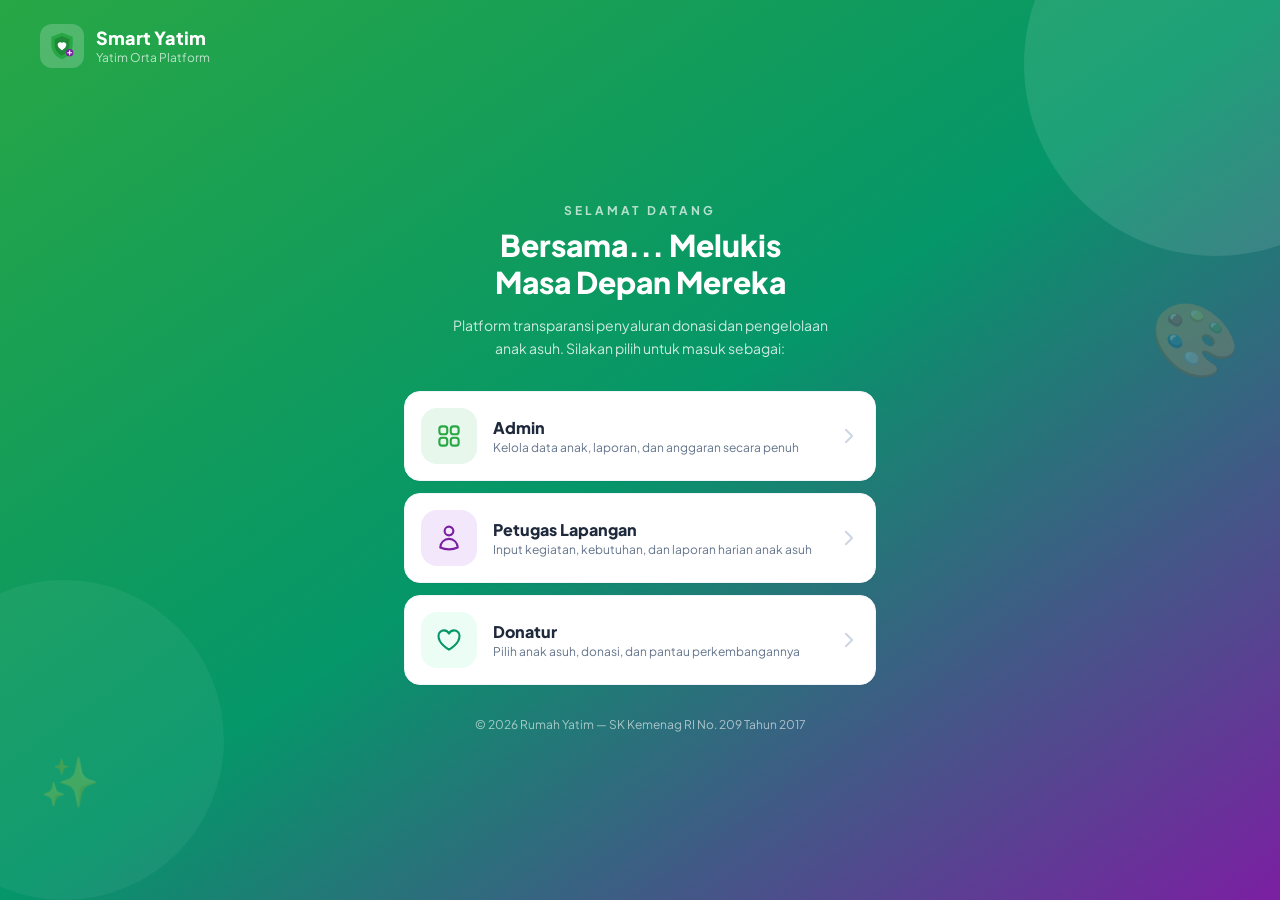
<file: index.html>
<!DOCTYPE html>
<html lang="id">
<head>
  <meta charset="UTF-8" />
  <meta name="viewport" content="width=device-width, initial-scale=1.0" />
  <title>Smart Yatim — Pilih Pengguna</title>
  <link rel="icon" href="assets/images/logo.svg" type="image/svg+xml" />
  <link rel="preconnect" href="https://fonts.googleapis.com" />
  <link rel="preconnect" href="https://fonts.gstatic.com" crossorigin />
  <link href="https://fonts.googleapis.com/css2?family=Plus+Jakarta+Sans:wght@400;500;600;700;800&display=swap" rel="stylesheet" />
  <link rel="stylesheet" href="css/style.css" />
  <script src="assets/tailwind.js"></script>
  <script src="js/theme.js"></script>
</head>
<body class="min-h-screen">
  <div class="relative flex min-h-screen flex-col overflow-hidden bg-gradient-to-br from-brand-green via-emerald-600 to-brand-purple">
    <div class="absolute -right-32 -top-32 h-96 w-96 rounded-full bg-white/10"></div>
    <div class="absolute -left-24 bottom-0 h-80 w-80 rounded-full bg-white/5"></div>
    <div class="absolute right-10 top-1/3 text-7xl opacity-20">🎨</div>
    <div class="absolute bottom-24 left-10 text-5xl opacity-20">✨</div>

    <!-- Header -->
    <header class="relative flex items-center gap-3 px-6 py-6 text-white sm:px-10">
      <img src="assets/images/logo.svg" alt="Logo Smart Yatim" class="h-11 w-11 rounded-xl bg-white/20 p-1.5" />
      <div>
        <p class="text-lg font-extrabold leading-tight">Smart Yatim</p>
        <p class="text-xs leading-tight text-white/70">Yatim Orta Platform</p>
      </div>
    </header>

    <!-- Konten -->
    <main class="relative mx-auto flex w-full max-w-lg flex-1 flex-col justify-center px-5 pb-14">
      <p class="text-center text-xs font-bold uppercase tracking-[.25em] text-white/70">Selamat Datang</p>
      <h1 class="mt-2 text-center text-3xl font-extrabold leading-tight text-white">
        Bersama... Melukis<br />Masa Depan Mereka
      </h1>
      <p class="mx-auto mt-3 max-w-sm text-center text-sm leading-relaxed text-white/80">
        Platform transparansi penyaluran donasi dan pengelolaan anak asuh.
        Silakan pilih untuk masuk sebagai:
      </p>

      <!-- Pilihan Role -->
      <div class="mt-8 space-y-3">
        <button onclick="pilihRole('admin', 'Admin')" class="card group flex w-full items-center gap-4 p-4 text-left transition hover:-translate-y-0.5 hover:shadow-lg">
          <div class="flex h-14 w-14 items-center justify-center rounded-2xl bg-brand-green-light p-3">
            <svg class="h-7 w-7 text-brand-green" fill="none" viewBox="0 0 24 24" stroke="currentColor" stroke-width="1.8"><path stroke-linecap="round" stroke-linejoin="round" d="M3.75 6A2.25 2.25 0 016 3.75h2.25A2.25 2.25 0 0110.5 6v2.25a2.25 2.25 0 01-2.25 2.25H6a2.25 2.25 0 01-2.25-2.25V6zM13.5 6A2.25 2.25 0 0115.75 3.75H18A2.25 2.25 0 0120.25 6v2.25A2.25 2.25 0 0118 10.5h-2.25a2.25 2.25 0 01-2.25-2.25V6zM3.75 15.75A2.25 2.25 0 016 13.5h2.25a2.25 2.25 0 012.25 2.25V18a2.25 2.25 0 01-2.25 2.25H6A2.25 2.25 0 013.75 18v-2.25zM13.5 15.75a2.25 2.25 0 012.25-2.25H18a2.25 2.25 0 012.25 2.25V18A2.25 2.25 0 0118 20.25h-2.25A2.25 2.25 0 0113.5 18v-2.25z"/></svg>
          </div>
          <div class="flex-1">
            <p class="text-base font-extrabold text-slate-800">Admin</p>
            <p class="text-xs text-slate-500">Kelola data anak, laporan, dan anggaran secara penuh</p>
          </div>
          <svg class="h-5 w-5 text-slate-300 transition group-hover:translate-x-1 group-hover:text-brand-green" fill="none" viewBox="0 0 24 24" stroke="currentColor" stroke-width="2.2"><path stroke-linecap="round" stroke-linejoin="round" d="M8.25 4.5l7.5 7.5-7.5 7.5"/></svg>
        </button>

        <button onclick="pilihRole('user', 'Petugas Lapangan')" class="card group flex w-full items-center gap-4 p-4 text-left transition hover:-translate-y-0.5 hover:shadow-lg">
          <div class="flex h-14 w-14 items-center justify-center rounded-2xl bg-brand-purple-light p-3">
            <svg class="h-7 w-7 text-brand-purple" fill="none" viewBox="0 0 24 24" stroke="currentColor" stroke-width="1.8"><path stroke-linecap="round" stroke-linejoin="round" d="M15.75 6a3.75 3.75 0 11-7.5 0 3.75 3.75 0 017.5 0zM4.501 20.118a7.5 7.5 0 0114.998 0A17.933 17.933 0 0112 21.75c-2.676 0-5.216-.584-7.499-1.632z"/></svg>
          </div>
          <div class="flex-1">
            <p class="text-base font-extrabold text-slate-800">Petugas Lapangan</p>
            <p class="text-xs text-slate-500">Input kegiatan, kebutuhan, dan laporan harian anak asuh</p>
          </div>
          <svg class="h-5 w-5 text-slate-300 transition group-hover:translate-x-1 group-hover:text-brand-purple" fill="none" viewBox="0 0 24 24" stroke="currentColor" stroke-width="2.2"><path stroke-linecap="round" stroke-linejoin="round" d="M8.25 4.5l7.5 7.5-7.5 7.5"/></svg>
        </button>

        <button onclick="pilihRole('donatur', 'Donatur / Orang Tua Asuh')" class="card group flex w-full items-center gap-4 p-4 text-left transition hover:-translate-y-0.5 hover:shadow-lg">
          <div class="flex h-14 w-14 items-center justify-center rounded-2xl bg-emerald-50 p-3">
            <svg class="h-7 w-7 text-emerald-600" fill="none" viewBox="0 0 24 24" stroke="currentColor" stroke-width="1.8"><path stroke-linecap="round" stroke-linejoin="round" d="M21 8.25c0-2.485-2.099-4.5-4.688-4.5-1.935 0-3.597 1.126-4.312 2.733-.715-1.607-2.377-2.733-4.313-2.733C5.1 3.75 3 5.765 3 8.25c0 7.22 9 12 9 12s9-4.78 9-12z"/></svg>
          </div>
          <div class="flex-1">
            <p class="text-base font-extrabold text-slate-800">Donatur</p>
            <p class="text-xs text-slate-500">Pilih anak asuh, donasi, dan pantau perkembangannya</p>
          </div>
          <svg class="h-5 w-5 text-slate-300 transition group-hover:translate-x-1 group-hover:text-emerald-600" fill="none" viewBox="0 0 24 24" stroke="currentColor" stroke-width="2.2"><path stroke-linecap="round" stroke-linejoin="round" d="M8.25 4.5l7.5 7.5-7.5 7.5"/></svg>
        </button>
      </div>

      <p class="mt-8 text-center text-xs text-white/60">© 2026 Rumah Yatim — SK Kemenag RI No. 209 Tahun 2017</p>
    </main>
  </div>

  <script src="js/data.js"></script>
  <script src="js/store.js"></script>
  <script src="js/ui.js"></script>
  <script>
    function pilihRole(role, label) {
      Store.set("pilihRole", { role, label });
      UI.toast(`Masuk sebagai ${label}`, "sukses");
      const tujuan = role === "donatur" ? "beranda.html" : "admin-dashboard.html";
      setTimeout(() => (window.location.href = tujuan), 500);
    }
  </script>
</body>
</html>
</file>
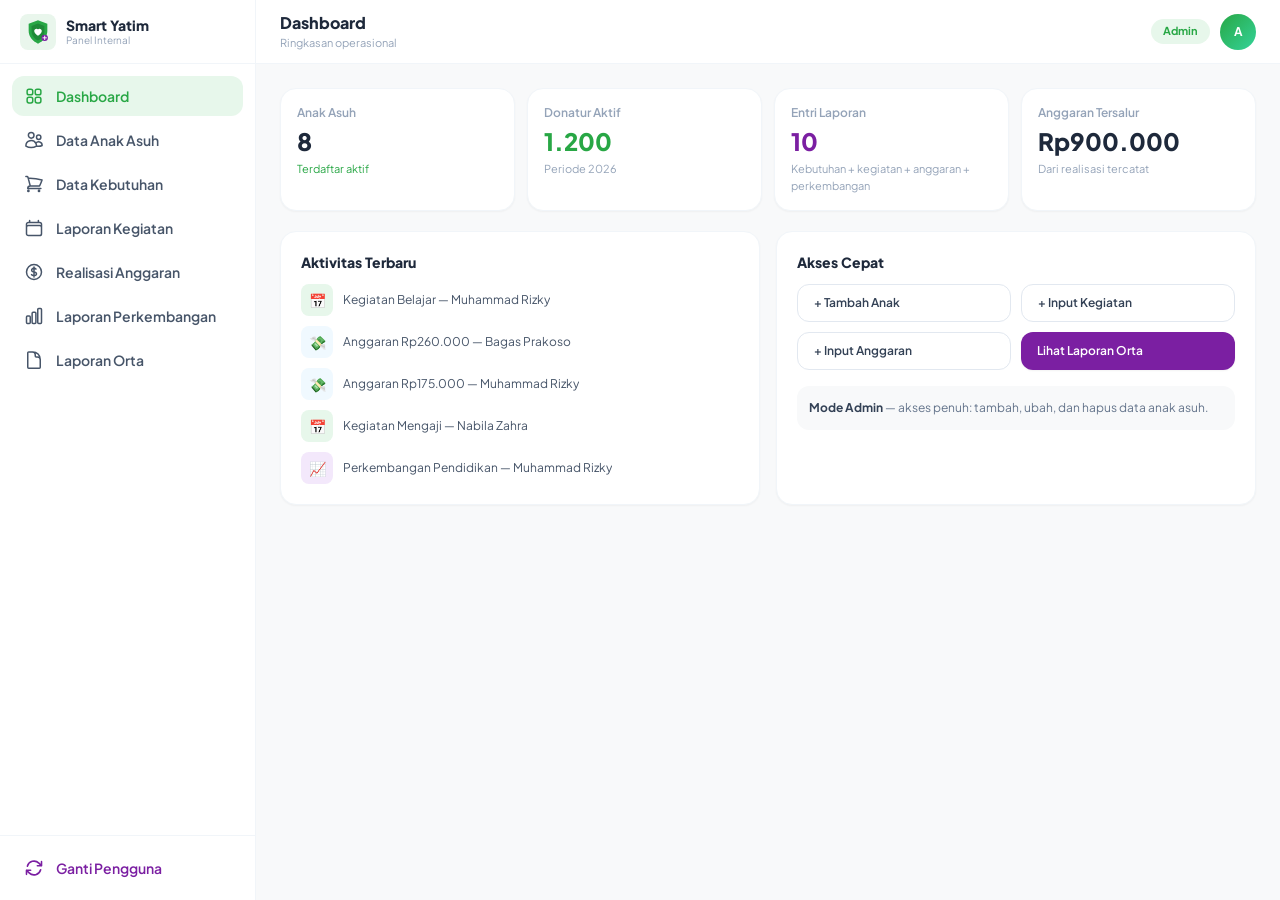
<file: admin-dashboard.html>
<!DOCTYPE html>
<html lang="id">
<head>
  <meta charset="UTF-8" />
  <meta name="viewport" content="width=device-width, initial-scale=1.0" />
  <title>Dashboard Admin — Smart Yatim</title>
  <link rel="icon" href="assets/images/logo.svg" type="image/svg+xml" />
  <link rel="preconnect" href="https://fonts.googleapis.com" />
  <link rel="preconnect" href="https://fonts.gstatic.com" crossorigin />
  <link href="https://fonts.googleapis.com/css2?family=Plus+Jakarta+Sans:wght@400;500;600;700;800&display=swap" rel="stylesheet" />
  <link rel="stylesheet" href="css/style.css" />
  <script src="assets/tailwind.js"></script>
  <script src="js/theme.js"></script>
</head>
<body class="min-h-screen bg-brand-gray">
  <div class="flex min-h-screen">
    <!-- Sidebar -->
    <aside id="sidebar" class="fixed inset-y-0 left-0 z-50 flex w-64 -translate-x-full flex-col border-r border-slate-100 bg-white transition-transform duration-300 lg:sticky lg:top-0 lg:h-screen lg:translate-x-0">
      <div class="flex h-16 items-center gap-2.5 border-b border-slate-100 px-5">
        <img src="assets/images/logo.svg" alt="Logo Smart Yatim" class="h-9 w-9 rounded-lg bg-brand-green/10 p-1" />
        <div>
          <p class="text-sm font-extrabold leading-tight text-slate-800">Smart Yatim</p>
          <p class="text-[10px] leading-tight text-slate-400">Panel Internal</p>
        </div>
      </div>

      <nav class="flex-1 space-y-1 overflow-y-auto p-3 text-sm font-semibold text-slate-600">
        <button data-view="dashboard" class="nav-admin flex w-full items-center gap-3 rounded-xl bg-brand-green-light px-3 py-2.5 text-brand-green">
          <svg class="h-5 w-5" fill="none" viewBox="0 0 24 24" stroke="currentColor" stroke-width="1.8"><path stroke-linecap="round" stroke-linejoin="round" d="M3.75 6A2.25 2.25 0 016 3.75h2.25A2.25 2.25 0 0110.5 6v2.25a2.25 2.25 0 01-2.25 2.25H6a2.25 2.25 0 01-2.25-2.25V6zM13.5 6A2.25 2.25 0 0115.75 3.75H18A2.25 2.25 0 0120.25 6v2.25A2.25 2.25 0 0118 10.5h-2.25a2.25 2.25 0 01-2.25-2.25V6zM3.75 15.75A2.25 2.25 0 016 13.5h2.25a2.25 2.25 0 012.25 2.25V18a2.25 2.25 0 01-2.25 2.25H6A2.25 2.25 0 013.75 18v-2.25zM13.5 15.75a2.25 2.25 0 012.25-2.25H18a2.25 2.25 0 012.25 2.25V18A2.25 2.25 0 0118 20.25h-2.25A2.25 2.25 0 0113.5 18v-2.25z"/></svg>
          Dashboard
        </button>
        <button data-view="anak" class="nav-admin flex w-full items-center gap-3 rounded-xl px-3 py-2.5 hover:bg-slate-50">
          <svg class="h-5 w-5" fill="none" viewBox="0 0 24 24" stroke="currentColor" stroke-width="1.8"><path stroke-linecap="round" stroke-linejoin="round" d="M15 19.128a9.38 9.38 0 002.625.372 9.337 9.337 0 004.121-.952 4.125 4.125 0 00-7.533-2.493M15 19.128v-.003c0-1.113-.285-2.16-.786-3.07M15 19.128v.106A12.318 12.318 0 018.624 21c-2.331 0-4.512-.645-6.374-1.766l-.001-.109a6.375 6.375 0 0111.964-3.07M12 6.375a3.375 3.375 0 11-6.75 0 3.375 3.375 0 016.75 0zm8.25 2.25a2.625 2.625 0 11-5.25 0 2.625 2.625 0 015.25 0z"/></svg>
          Data Anak Asuh
        </button>
        <button data-view="kebutuhan" class="nav-admin flex w-full items-center gap-3 rounded-xl px-3 py-2.5 hover:bg-slate-50">
          <svg class="h-5 w-5" fill="none" viewBox="0 0 24 24" stroke="currentColor" stroke-width="1.8"><path stroke-linecap="round" stroke-linejoin="round" d="M2.25 3h1.386c.51 0 .955.343 1.087.835l.383 1.437M7.5 14.25a3 3 0 00-3 3h15.75m-12.75-3h11.218c1.121-2.3 2.1-4.684 2.924-7.138a60.114 60.114 0 00-16.536-1.84M7.5 14.25L5.106 5.272M6 20.25a.75.75 0 11-1.5 0 .75.75 0 011.5 0zm12.75 0a.75.75 0 11-1.5 0 .75.75 0 011.5 0z"/></svg>
          Data Kebutuhan
        </button>
        <button data-view="kegiatan" class="nav-admin flex w-full items-center gap-3 rounded-xl px-3 py-2.5 hover:bg-slate-50">
          <svg class="h-5 w-5" fill="none" viewBox="0 0 24 24" stroke="currentColor" stroke-width="1.8"><path stroke-linecap="round" stroke-linejoin="round" d="M6.75 3v2.25M17.25 3v2.25M3 18.75V7.5a2.25 2.25 0 012.25-2.25h13.5A2.25 2.25 0 0121 7.5v11.25m-18 0A2.25 2.25 0 005.25 21h13.5A2.25 2.25 0 0021 18.75m-18 0v-7.5A2.25 2.25 0 015.25 9h13.5A2.25 2.25 0 0121 11.25v7.5"/></svg>
          Laporan Kegiatan
        </button>
        <button data-view="anggaran" class="nav-admin flex w-full items-center gap-3 rounded-xl px-3 py-2.5 hover:bg-slate-50">
          <svg class="h-5 w-5" fill="none" viewBox="0 0 24 24" stroke="currentColor" stroke-width="1.8"><path stroke-linecap="round" stroke-linejoin="round" d="M12 6v12m-3-2.818l.879.659c1.171.879 3.07.879 4.242 0 1.172-.879 1.172-2.303 0-3.182C13.536 12.219 12.768 12 12 12c-.725 0-1.45-.22-2.003-.659-1.106-.879-1.106-2.303 0-3.182s2.9-.879 4.006 0l.415.33M21 12a9 9 0 11-18 0 9 9 0 0118 0z"/></svg>
          Realisasi Anggaran
        </button>
        <button data-view="perkembangan" class="nav-admin flex w-full items-center gap-3 rounded-xl px-3 py-2.5 hover:bg-slate-50">
          <svg class="h-5 w-5" fill="none" viewBox="0 0 24 24" stroke="currentColor" stroke-width="1.8"><path stroke-linecap="round" stroke-linejoin="round" d="M3 13.125C3 12.504 3.504 12 4.125 12h2.25c.621 0 1.125.504 1.125 1.125v6.75C7.5 20.496 6.996 21 6.375 21h-2.25A1.125 1.125 0 013 19.875v-6.75zM9.75 8.625c0-.621.504-1.125 1.125-1.125h2.25c.621 0 1.125.504 1.125 1.125v11.25c0 .621-.504 1.125-1.125 1.125h-2.25a1.125 1.125 0 01-1.125-1.125V8.625zM16.5 4.125c0-.621.504-1.125 1.125-1.125h2.25C20.496 3 21 3.504 21 4.125v15.75c0 .621-.504 1.125-1.125 1.125h-2.25a1.125 1.125 0 01-1.125-1.125V4.125z"/></svg>
          Laporan Perkembangan
        </button>
        <button data-view="orta" class="nav-admin flex w-full items-center gap-3 rounded-xl bg-brand-purple-light px-3 py-2.5 text-brand-purple">
          <svg class="h-5 w-5" fill="none" viewBox="0 0 24 24" stroke="currentColor" stroke-width="1.8"><path stroke-linecap="round" stroke-linejoin="round" d="M19.5 14.25v-2.625a3.375 3.375 0 00-3.375-3.375h-1.5A1.125 1.125 0 0113.5 7.125v-1.5a3.375 3.375 0 00-3.375-3.375H8.25m2.25 0H5.625c-.621 0-1.125.504-1.125 1.125v17.25c0 .621.504 1.125 1.125 1.125h12.75c.621 0 1.125-.504 1.125-1.125V11.25a9 9 0 00-9-9z"/></svg>
          Laporan Orta
        </button>
      </nav>

      <div class="border-t border-slate-100 p-3">
        <a href="index.html" class="flex w-full items-center gap-3 rounded-xl px-3 py-2.5 text-sm font-semibold text-brand-purple hover:bg-brand-purple-light">
          <svg class="h-5 w-5" fill="none" viewBox="0 0 24 24" stroke="currentColor" stroke-width="1.9"><path stroke-linecap="round" stroke-linejoin="round" d="M16.023 9.348h4.992v-.001M2.985 19.644v-4.992m0 0h4.992m-4.993 0l3.181 3.183a8.25 8.25 0 0013.803-3.7M4.031 9.865a8.25 8.25 0 0113.803-3.7l3.181 3.182m0-4.991v4.99"/></svg>
          Ganti Pengguna
        </a>
      </div>
    </aside>
    <div id="sidebar-overlay" class="fixed inset-0 z-40 hidden bg-black/40 lg:hidden" onclick="toggleSidebar()"></div>

    <!-- Konten -->
    <div class="min-w-0 flex-1">
      <!-- Topbar -->
      <header class="sticky top-0 z-30 flex h-16 items-center justify-between border-b border-slate-100 bg-white/95 px-4 backdrop-blur sm:px-6">
        <div class="flex items-center gap-3">
          <button onclick="toggleSidebar()" class="rounded-xl p-2 text-slate-600 hover:bg-slate-100 lg:hidden" aria-label="Menu">
            <svg class="h-6 w-6" fill="none" viewBox="0 0 24 24" stroke="currentColor" stroke-width="2"><path stroke-linecap="round" stroke-linejoin="round" d="M3.75 6.75h16.5M3.75 12h16.5m-16.5 5.25h16.5"/></svg>
          </button>
          <div>
            <h1 id="judul-view" class="text-base font-extrabold text-slate-800">Dashboard</h1>
            <p id="subjudul-view" class="text-[11px] text-slate-400">Ringkasan operasional</p>
          </div>
        </div>
        <div class="flex items-center gap-2.5">
          <span id="badge-role" class="rounded-full bg-brand-green-light px-3 py-1 text-[11px] font-bold text-brand-green">Admin</span>
          <div id="avatar-user" class="flex h-9 w-9 items-center justify-center rounded-full bg-gradient-to-br from-brand-green to-emerald-400 text-xs font-bold text-white"></div>
        </div>
      </header>

      <main class="p-4 sm:p-6">
        <!-- ============ VIEW: DASHBOARD ============ -->
        <section id="view-dashboard">
          <div class="grid grid-cols-2 gap-3 xl:grid-cols-4">
            <div class="card p-4">
              <p class="text-xs font-semibold text-slate-400">Anak Asuh</p>
              <p id="stat-anak" class="mt-1 text-2xl font-extrabold text-slate-800">0</p>
              <p class="mt-1 text-[11px] text-brand-green">Terdaftar aktif</p>
            </div>
            <div class="card p-4">
              <p class="text-xs font-semibold text-slate-400">Donatur Aktif</p>
              <p class="mt-1 text-2xl font-extrabold text-brand-green">1.200</p>
              <p class="mt-1 text-[11px] text-slate-400">Periode 2026</p>
            </div>
            <div class="card p-4">
              <p class="text-xs font-semibold text-slate-400">Entri Laporan</p>
              <p id="stat-laporan" class="mt-1 text-2xl font-extrabold text-brand-purple">0</p>
              <p class="mt-1 text-[11px] text-slate-400">Kebutuhan + kegiatan + anggaran + perkembangan</p>
            </div>
            <div class="card p-4">
              <p class="text-xs font-semibold text-slate-400">Anggaran Tersalur</p>
              <p id="stat-anggaran" class="mt-1 text-2xl font-extrabold text-slate-800">Rp0</p>
              <p class="mt-1 text-[11px] text-slate-400">Dari realisasi tercatat</p>
            </div>
          </div>

          <div class="mt-5 grid gap-4 lg:grid-cols-2">
            <div class="card p-5">
              <h3 class="text-sm font-extrabold text-slate-800">Aktivitas Terbaru</h3>
              <div id="aktivitas-terbaru" class="mt-3 space-y-2.5"></div>
            </div>
            <div class="card p-5">
              <h3 class="text-sm font-extrabold text-slate-800">Akses Cepat</h3>
              <div class="mt-3 grid grid-cols-2 gap-2.5">
                <button onclick="bukaView('anak')" class="btn btn-outline justify-start text-xs">+ Tambah Anak</button>
                <button onclick="bukaView('kegiatan')" class="btn btn-outline justify-start text-xs">+ Input Kegiatan</button>
                <button onclick="bukaView('anggaran')" class="btn btn-outline justify-start text-xs">+ Input Anggaran</button>
                <button onclick="bukaView('orta')" class="btn btn-purple justify-start text-xs">Lihat Laporan Orta</button>
              </div>
              <div id="catatan-role" class="mt-4 rounded-xl bg-brand-gray p-3 text-xs leading-relaxed text-slate-500"></div>
            </div>
          </div>
        </section>

        <!-- ============ VIEW: DATA ANAK ============ -->
        <section id="view-anak" class="hidden">
          <div class="flex items-center justify-between">
            <p class="text-sm text-slate-500"><span id="jumlah-anak" class="font-bold text-slate-700"></span> anak asuh terdaftar</p>
            <button id="btn-tambah-anak" class="btn btn-primary text-xs">+ Tambah Anak</button>
          </div>
          <div class="card mt-3 overflow-hidden">
            <div class="overflow-x-auto">
              <table class="w-full min-w-[720px] text-left text-sm">
                <thead class="bg-brand-gray text-[11px] uppercase tracking-wide text-slate-400">
                  <tr>
                    <th class="px-4 py-3 font-bold">Anak</th>
                    <th class="px-4 py-3 font-bold">Sebab</th>
                    <th class="px-4 py-3 font-bold">Provinsi</th>
                    <th class="px-4 py-3 font-bold">Sekolah</th>
                    <th class="px-4 py-3 text-right font-bold">Target</th>
                    <th class="px-4 py-3 text-center font-bold">Aksi</th>
                  </tr>
                </thead>
                <tbody id="tabel-anak" class="divide-y divide-slate-100 text-xs"></tbody>
              </table>
            </div>
          </div>
        </section>

        <!-- ============ VIEW: KEBUTUHAN ============ -->
        <section id="view-kebutuhan" class="hidden">
          <div class="grid gap-4 lg:grid-cols-5">
            <form id="form-kebutuhan" class="card space-y-3 p-5 lg:col-span-2">
              <h3 class="text-sm font-extrabold text-slate-800">Input Data Kebutuhan</h3>
              <div>
                <label class="mb-1.5 block text-xs font-semibold text-slate-600">Anak Asuh</label>
                <select name="anak" class="input select-anak" required></select>
              </div>
              <div>
                <label class="mb-1.5 block text-xs font-semibold text-slate-600">Jenis Kebutuhan</label>
                <select name="jenis" class="input" required>
                  <option value="Pangan">Pangan</option>
                  <option value="Pendidikan">Pendidikan</option>
                  <option value="Kesehatan">Kesehatan</option>
                  <option value="Pakaian">Pakaian</option>
                  <option value="Kebersihan">Kebersihan</option>
                  <option value="Lainnya">Lainnya</option>
                </select>
              </div>
              <div class="grid grid-cols-2 gap-3">
                <div>
                  <label class="mb-1.5 block text-xs font-semibold text-slate-600">Nominal</label>
                  <input name="nominal" type="number" min="1000" class="input" placeholder="Rp" required />
                </div>
                <div>
                  <label class="mb-1.5 block text-xs font-semibold text-slate-600">Tanggal</label>
                  <input name="tanggal" type="date" class="input" required />
                </div>
              </div>
              <div>
                <label class="mb-1.5 block text-xs font-semibold text-slate-600">Catatan</label>
                <textarea name="catatan" rows="2" class="input resize-none" placeholder="Keterangan tambahan..."></textarea>
              </div>
              <button class="btn btn-primary w-full">Simpan Kebutuhan</button>
            </form>

            <div class="lg:col-span-3">
              <div class="card overflow-hidden">
                <p class="border-b border-slate-100 px-4 py-3 text-sm font-extrabold text-slate-800">Riwayat Kebutuhan</p>
                <div id="daftar-kebutuhan" class="max-h-[480px] divide-y divide-slate-100 overflow-y-auto"></div>
              </div>
            </div>
          </div>
        </section>

        <!-- ============ VIEW: KEGIATAN ============ -->
        <section id="view-kegiatan" class="hidden">
          <div class="grid gap-4 lg:grid-cols-5">
            <form id="form-kegiatan" class="card space-y-3 p-5 lg:col-span-2">
              <h3 class="text-sm font-extrabold text-slate-800">Input Laporan Kegiatan</h3>
              <div>
                <label class="mb-1.5 block text-xs font-semibold text-slate-600">Anak Asuh</label>
                <select name="anak" class="input select-anak" required></select>
              </div>
              <div class="grid grid-cols-2 gap-3">
                <div>
                  <label class="mb-1.5 block text-xs font-semibold text-slate-600">Tanggal</label>
                  <input name="tanggal" type="date" class="input" required />
                </div>
                <div>
                  <label class="mb-1.5 block text-xs font-semibold text-slate-600">Jenis Kegiatan</label>
                  <select name="jenis" class="input" required>
                    <option value="Belajar">Belajar</option>
                    <option value="Mengaji">Mengaji</option>
                    <option value="Olahraga">Olahraga</option>
                    <option value="Keterampilan">Keterampilan</option>
                    <option value="Sosial">Kegiatan Sosial</option>
                  </select>
                </div>
              </div>
              <div>
                <label class="mb-1.5 block text-xs font-semibold text-slate-600">Deskripsi</label>
                <textarea name="deskripsi" rows="3" class="input resize-none" placeholder="Jelaskan kegiatan yang dilakukan..." required></textarea>
              </div>
              <div>
                <label class="mb-1.5 block text-xs font-semibold text-slate-600">Dokumentasi Foto</label>
                <label class="flex cursor-pointer items-center justify-center gap-2 rounded-xl border-2 border-dashed border-slate-200 px-4 py-5 text-xs text-slate-400 hover:border-brand-green hover:text-brand-green">
                  <svg class="h-5 w-5" fill="none" viewBox="0 0 24 24" stroke="currentColor" stroke-width="1.8"><path stroke-linecap="round" stroke-linejoin="round" d="M2.25 15.75l5.159-5.159a2.25 2.25 0 013.182 0l5.159 5.159m-1.5-1.5l1.409-1.409a2.25 2.25 0 013.182 0l2.909 2.909M3.75 19.5h16.5a1.5 1.5 0 001.5-1.5V6a1.5 1.5 0 00-1.5-1.5H3.75A1.5 1.5 0 002.25 6v12a1.5 1.5 0 001.5 1.5z"/></svg>
                  Pilih foto (simulasi)
                  <input type="file" class="hidden" accept="image/*" onchange="UI.toast('Foto dipilih — penyimpanan simulasi','info')" />
                </label>
              </div>
              <button class="btn btn-primary w-full">Simpan Kegiatan</button>
            </form>

            <div class="lg:col-span-3">
              <div class="card overflow-hidden">
                <p class="border-b border-slate-100 px-4 py-3 text-sm font-extrabold text-slate-800">Riwayat Kegiatan</p>
                <div id="daftar-kegiatan" class="max-h-[480px] divide-y divide-slate-100 overflow-y-auto"></div>
              </div>
            </div>
          </div>
        </section>

        <!-- ============ VIEW: ANGGARAN ============ -->
        <section id="view-anggaran" class="hidden">
          <div class="grid gap-4 lg:grid-cols-5">
            <form id="form-anggaran" class="card space-y-3 p-5 lg:col-span-2">
              <h3 class="text-sm font-extrabold text-slate-800">Input Realisasi Anggaran</h3>
              <div>
                <label class="mb-1.5 block text-xs font-semibold text-slate-600">Anak Asuh</label>
                <select name="anak" class="input select-anak" required></select>
              </div>
              <div class="grid grid-cols-2 gap-3">
                <div>
                  <label class="mb-1.5 block text-xs font-semibold text-slate-600">Tanggal</label>
                  <input name="tanggal" type="date" class="input" required />
                </div>
                <div>
                  <label class="mb-1.5 block text-xs font-semibold text-slate-600">Kategori</label>
                  <select name="kategori" class="input" required>
                    <option value="Pangan">Pangan</option>
                    <option value="Pendidikan">Pendidikan</option>
                    <option value="Kesehatan">Kesehatan</option>
                    <option value="Sarana">Sarana</option>
                    <option value="Lainnya">Lainnya</option>
                  </select>
                </div>
              </div>
              <div>
                <label class="mb-1.5 block text-xs font-semibold text-slate-600">Nominal</label>
                <input name="nominal" type="number" min="1000" class="input" placeholder="Rp" required />
              </div>
              <div>
                <label class="mb-1.5 block text-xs font-semibold text-slate-600">Keterangan</label>
                <textarea name="keterangan" rows="2" class="input resize-none" placeholder="Penggunaan anggaran..." required></textarea>
              </div>
              <label class="flex items-center gap-2 rounded-xl bg-brand-gray px-3 py-2.5 text-xs text-slate-600">
                <input type="checkbox" name="orta" class="h-4 w-4 accent-[#7B1FA2]" checked />
                Terikat dengan Laporan Orta
              </label>
              <button class="btn btn-primary w-full">Simpan Anggaran</button>
            </form>

            <div class="lg:col-span-3">
              <div class="card overflow-hidden">
                <div class="flex items-center justify-between border-b border-slate-100 px-4 py-3">
                  <p class="text-sm font-extrabold text-slate-800">Riwayat Realisasi</p>
                  <p class="text-xs text-slate-400">Total: <span id="total-anggaran" class="font-bold text-slate-700">Rp0</span></p>
                </div>
                <div id="daftar-anggaran" class="max-h-[480px] divide-y divide-slate-100 overflow-y-auto"></div>
              </div>
            </div>
          </div>
        </section>

        <!-- ============ VIEW: PERKEMBANGAN ============ -->
        <section id="view-perkembangan" class="hidden">
          <div class="grid gap-4 lg:grid-cols-5">
            <form id="form-perkembangan" class="card space-y-3 p-5 lg:col-span-2">
              <h3 class="text-sm font-extrabold text-slate-800">Input Laporan Perkembangan</h3>
              <div>
                <label class="mb-1.5 block text-xs font-semibold text-slate-600">Anak Asuh</label>
                <select name="anak" class="input select-anak" required></select>
              </div>
              <div class="grid grid-cols-2 gap-3">
                <div>
                  <label class="mb-1.5 block text-xs font-semibold text-slate-600">Tanggal</label>
                  <input name="tanggal" type="date" class="input" required />
                </div>
                <div>
                  <label class="mb-1.5 block text-xs font-semibold text-slate-600">Aspek</label>
                  <select name="aspek" class="input" required>
                    <option value="Pendidikan">Pendidikan</option>
                    <option value="Kesehatan">Kesehatan</option>
                    <option value="Kondisi Sosial">Kondisi Sosial</option>
                  </select>
                </div>
              </div>
              <div>
                <label class="mb-1.5 block text-xs font-semibold text-slate-600">Status Evaluasi</label>
                <select name="status" class="input" required>
                  <option value="Sangat Baik">Sangat Baik</option>
                  <option value="Baik" selected>Baik</option>
                  <option value="Perlu Perhatian">Perlu Perhatian</option>
                </select>
              </div>
              <div>
                <label class="mb-1.5 block text-xs font-semibold text-slate-600">Catatan Evaluasi</label>
                <textarea name="catatan" rows="3" class="input resize-none" placeholder="Hasil observasi / evaluasi..." required></textarea>
              </div>
              <button class="btn btn-primary w-full">Simpan Perkembangan</button>
            </form>

            <div class="lg:col-span-3">
              <div class="card overflow-hidden">
                <p class="border-b border-slate-100 px-4 py-3 text-sm font-extrabold text-slate-800">Riwayat Perkembangan</p>
                <div id="daftar-perkembangan" class="max-h-[480px] divide-y divide-slate-100 overflow-y-auto"></div>
              </div>
            </div>
          </div>
        </section>

        <!-- ============ VIEW: LAPORAN ORTA ============ -->
        <section id="view-orta" class="hidden">
          <div class="flex flex-wrap items-center justify-between gap-3">
            <div>
              <p class="text-sm text-slate-500">Rekapitulasi otomatis: anggaran + perkembangan tiap anak asuh.</p>
              <p class="text-[11px] text-slate-400">Terakhir diperbarui: <span id="orta-waktu">—</span></p>
            </div>
            <button id="btn-rekap" class="btn btn-purple text-xs">⟳ Rekap Otomatis</button>
          </div>

          <div class="mt-3 grid grid-cols-2 gap-3 sm:grid-cols-4">
            <div class="card p-4">
              <p class="text-xs font-semibold text-slate-400">Total Realisasi</p>
              <p id="orta-total" class="mt-1 text-xl font-extrabold text-slate-800">Rp0</p>
            </div>
            <div class="card p-4">
              <p class="text-xs font-semibold text-slate-400">Entri Anggaran</p>
              <p id="orta-jumlah-anggaran" class="mt-1 text-xl font-extrabold text-brand-green">0</p>
            </div>
            <div class="card p-4">
              <p class="text-xs font-semibold text-slate-400">Entri Perkembangan</p>
              <p id="orta-jumlah-perkembangan" class="mt-1 text-xl font-extrabold text-brand-purple">0</p>
            </div>
            <div class="card p-4">
              <p class="text-xs font-semibold text-slate-400">Perlu Perhatian</p>
              <p id="orta-perhatian" class="mt-1 text-xl font-extrabold text-red-500">0</p>
            </div>
          </div>

          <div class="card mt-4 overflow-hidden">
            <div class="overflow-x-auto">
              <table class="w-full min-w-[760px] text-left text-sm">
                <thead class="bg-brand-gray text-[11px] uppercase tracking-wide text-slate-400">
                  <tr>
                    <th class="px-4 py-3 font-bold">Anak Asuh</th>
                    <th class="px-4 py-3 text-right font-bold">Target</th>
                    <th class="px-4 py-3 text-right font-bold">Realisasi Anggaran</th>
                    <th class="px-4 py-3 text-center font-bold">Kegiatan</th>
                    <th class="px-4 py-3 text-center font-bold">Kebutuhan</th>
                    <th class="px-4 py-3 font-bold">Perkembangan Terakhir</th>
                  </tr>
                </thead>
                <tbody id="tabel-orta" class="divide-y divide-slate-100 text-xs"></tbody>
              </table>
            </div>
          </div>
        </section>
      </main>
    </div>
  </div>

  <!-- Modal Tambah/Edit Anak -->
  <div id="modal-anak" class="fixed inset-0 z-50 hidden items-center justify-center bg-black/50 p-4">
    <div class="card max-h-[90vh] w-full max-w-lg overflow-y-auto p-5">
      <div class="mb-4 flex items-center justify-between">
        <h3 id="modal-anak-judul" class="text-base font-extrabold text-slate-800">Tambah Anak Asuh</h3>
        <button onclick="tutupModalAnak()" class="rounded-lg p-1 text-slate-400 hover:bg-slate-100">
          <svg class="h-5 w-5" fill="none" viewBox="0 0 24 24" stroke="currentColor" stroke-width="2"><path stroke-linecap="round" stroke-linejoin="round" d="M6 18L18 6M6 6l12 12"/></svg>
        </button>
      </div>
      <form id="form-anak" class="space-y-3">
        <input type="hidden" name="editId" />
        <div class="grid grid-cols-2 gap-3">
          <div class="col-span-2">
            <label class="mb-1.5 block text-xs font-semibold text-slate-600">Nama Lengkap</label>
            <input name="nama" class="input" required />
          </div>
          <div>
            <label class="mb-1.5 block text-xs font-semibold text-slate-600">Jenis Kelamin</label>
            <select name="jenis" class="input">
              <option value="l">Laki-laki</option>
              <option value="p">Perempuan</option>
            </select>
          </div>
          <div>
            <label class="mb-1.5 block text-xs font-semibold text-slate-600">Umur</label>
            <input name="umur" type="number" min="1" max="25" class="input" required />
          </div>
          <div>
            <label class="mb-1.5 block text-xs font-semibold text-slate-600">Sebab</label>
            <select name="sebab" class="input">
              <option value="Yatim">Yatim</option>
              <option value="Piatu">Piatu</option>
              <option value="Dhuafa">Dhuafa</option>
            </select>
          </div>
          <div>
            <label class="mb-1.5 block text-xs font-semibold text-slate-600">Provinsi</label>
            <select name="provinsi" class="input select-provinsi"></select>
          </div>
          <div class="col-span-2">
            <label class="mb-1.5 block text-xs font-semibold text-slate-600">Sekolah</label>
            <input name="sekolah" class="input" required />
          </div>
          <div>
            <label class="mb-1.5 block text-xs font-semibold text-slate-600">Kota</label>
            <input name="kota" class="input" required />
          </div>
          <div>
            <label class="mb-1.5 block text-xs font-semibold text-slate-600">Target Dana</label>
            <input name="target" type="number" min="100000" step="25000" class="input" required />
          </div>
          <div class="col-span-2">
            <label class="mb-1.5 block text-xs font-semibold text-slate-600">Alamat</label>
            <textarea name="alamat" rows="2" class="input resize-none" required></textarea>
          </div>
        </div>
        <button class="btn btn-primary w-full">Simpan</button>
      </form>
    </div>
  </div>

  <!-- Modal Konfirmasi Hapus -->
  <div id="modal-hapus" class="fixed inset-0 z-50 hidden items-center justify-center bg-black/50 p-4">
    <div class="card w-full max-w-xs p-5 text-center">
      <div class="mx-auto flex h-12 w-12 items-center justify-center rounded-full bg-red-50 text-xl">🗑</div>
      <p class="mt-3 text-sm font-bold text-slate-800">Hapus anak asuh?</p>
      <p id="hapus-nama" class="mt-1 text-xs text-slate-400"></p>
      <div class="mt-4 flex gap-2">
        <button onclick="batalHapus()" class="btn btn-outline flex-1 text-xs">Batal</button>
        <button onclick="konfirmasiHapus()" class="btn flex-1 bg-red-500 text-xs font-semibold text-white hover:bg-red-600">Hapus</button>
      </div>
    </div>
  </div>

  <script src="js/data.js"></script>
  <script src="js/store.js"></script>
  <script src="js/ui.js"></script>
  <script>
    /* ================= ROLE ================= */
    const pilihan = Store.get("pilihRole", { role: "admin", label: "Admin" });
    const isAdmin = pilihan.role === "admin";

    document.getElementById("badge-role").textContent = pilihan.label;
    document.getElementById("badge-role").className = isAdmin
      ? "rounded-full bg-brand-green-light px-3 py-1 text-[11px] font-bold text-brand-green"
      : "rounded-full bg-brand-purple-light px-3 py-1 text-[11px] font-bold text-brand-purple";
    document.getElementById("avatar-user").textContent = (pilihan.label || "A").slice(0, 1).toUpperCase();
    document.getElementById("catatan-role").innerHTML = isAdmin
      ? "<b class='text-slate-700'>Mode Admin</b> — akses penuh: tambah, ubah, dan hapus data anak asuh."
      : "<b class='text-slate-700'>Mode Petugas Lapangan</b> — data anak asuh hanya dapat dilihat; Anda dapat menginput kebutuhan, kegiatan, anggaran, dan perkembangan.";

    /* ================= NAVIGASI ================= */
    const VIEWS = {
      dashboard: ["Dashboard", "Ringkasan operasional"],
      anak: ["Data Anak Asuh", "Kelola profil anak asuh"],
      kebutuhan: ["Data Kebutuhan", "Input kebutuhan rutin anak"],
      kegiatan: ["Laporan Kegiatan", "Input aktivitas harian"],
      anggaran: ["Realisasi Anggaran", "Penggunaan anggaran per anak"],
      perkembangan: ["Laporan Perkembangan", "Evaluasi berkala anak asuh"],
      orta: ["Laporan Orta", "Rekapitulasi terintegrasi"],
    };

    function toggleSidebar() {
      if (window.innerWidth >= 1024) return;
      const sb = document.getElementById("sidebar");
      const ov = document.getElementById("sidebar-overlay");
      const buka = sb.classList.contains("-translate-x-full");
      sb.classList.toggle("-translate-x-full", !buka);
      sb.classList.toggle("-translate-x-0", buka);
      ov.classList.toggle("hidden", !buka);
      document.body.classList.toggle("overflow-hidden", buka);
    }

    function bukaView(nama) {
      document.querySelectorAll("section[id^='view-']").forEach((s) => s.classList.add("hidden"));
      document.getElementById("view-" + nama).classList.remove("hidden");
      document.querySelectorAll(".nav-admin").forEach((b) => {
        const aktif = b.dataset.view === nama;
        b.classList.toggle("bg-brand-green-light", aktif && nama !== "orta");
        b.classList.toggle("text-brand-green", aktif && nama !== "orta");
        b.classList.toggle("bg-brand-purple-light", aktif && nama === "orta");
        b.classList.toggle("text-brand-purple", aktif && nama === "orta");
        b.classList.toggle("hover:bg-slate-50", !aktif);
      });
      const [judul, sub] = VIEWS[nama];
      document.getElementById("judul-view").textContent = judul;
      document.getElementById("subjudul-view").textContent = sub;
      if (window.innerWidth < 1024 && !document.getElementById("sidebar").classList.contains("-translate-x-full")) toggleSidebar();
      window.scrollTo({ top: 0 });
    }

    document.querySelectorAll(".nav-admin").forEach((btn) =>
      btn.addEventListener("click", () => bukaView(btn.dataset.view))
    );

    /* ================= DATA ANAK (CRUD) ================= */
    function getDataAnak() {
      return Store.get("dataAnak", DATA_ANAK);
    }
    function setDataAnak(list) {
      Store.set("dataAnak", list);
    }

    function renderAnak() {
      const list = getDataAnak();
      document.getElementById("jumlah-anak").textContent = list.length;
      document.getElementById("tabel-anak").innerHTML = list
        .map((a) => `
        <tr class="hover:bg-slate-50">
          <td class="px-4 py-3">
            <div class="flex items-center gap-2.5">
              ${UI.avatarHtml(a.nama, a.jenis, "h-9 w-9 text-xs")}
              <div>
                <p class="font-bold text-slate-800">${UI.escapeHtml(a.nama)}</p>
                <p class="text-[10px] text-slate-400">${a.id} · ${a.umur} th</p>
              </div>
            </div>
          </td>
          <td class="px-4 py-3"><span class="rounded-full bg-brand-purple-light px-2 py-0.5 text-[10px] font-bold text-brand-purple">${UI.escapeHtml(a.sebab)}</span></td>
          <td class="px-4 py-3 text-slate-500">${UI.escapeHtml(a.provinsi)}</td>
          <td class="px-4 py-3 text-slate-500">${UI.escapeHtml(a.sekolah)}</td>
          <td class="px-4 py-3 text-right font-bold text-slate-700">${UI.formatRupiah(a.target)}</td>
          <td class="px-4 py-3 text-center">
            <div class="flex justify-center gap-1.5">
              <button onclick="editAnak('${a.id}')" class="rounded-lg bg-slate-100 px-2.5 py-1.5 text-[10px] font-bold text-slate-600 hover:bg-brand-green-light hover:text-brand-green">Edit</button>
              ${isAdmin ? `<button onclick="mintaHapus('${a.id}')" class="rounded-lg bg-red-50 px-2.5 py-1.5 text-[10px] font-bold text-red-500 hover:bg-red-100">Hapus</button>` : ""}
            </div>
          </td>
        </tr>`)
        .join("");

      if (!isAdmin) {
        document.getElementById("btn-tambah-anak").classList.add("hidden");
      }

      document.querySelectorAll(".select-anak").forEach((sel) => {
        const nilai = sel.value;
        sel.innerHTML = list.map((a) => `<option value="${a.id}">${UI.escapeHtml(a.nama)} (${a.id})</option>`).join("");
        if (nilai) sel.value = nilai;
      });
    }

    const modalAnak = document.getElementById("modal-anak");
    function tutupModalAnak() {
      modalAnak.classList.add("hidden");
      modalAnak.classList.remove("flex");
    }

    document.getElementById("btn-tambah-anak").addEventListener("click", () => {
      if (!isAdmin) return;
      const form = document.getElementById("form-anak");
      form.reset();
      form.editId.value = "";
      document.getElementById("modal-anak-judul").textContent = "Tambah Anak Asuh";
      modalAnak.classList.remove("hidden");
      modalAnak.classList.add("flex");
    });

    function editAnak(id) {
      const a = getDataAnak().find((x) => x.id === id);
      if (!a) return;
      const form = document.getElementById("form-anak");
      form.editId.value = a.id;
      form.nama.value = a.nama;
      form.jenis.value = a.jenis;
      form.umur.value = a.umur;
      form.sebab.value = a.sebab;
      form.provinsi.value = a.provinsi;
      form.sekolah.value = a.sekolah;
      form.kota.value = a.kota;
      form.target.value = a.target;
      form.alamat.value = a.alamat;
      document.getElementById("modal-anak-judul").textContent = "Edit Anak Asuh";
      modalAnak.classList.remove("hidden");
      modalAnak.classList.add("flex");
    }

    document.getElementById("form-anak").addEventListener("submit", (e) => {
      e.preventDefault();
      const f = e.target;
      const list = getDataAnak();
      if (f.editId.value) {
        const a = list.find((x) => x.id === f.editId.value);
        Object.assign(a, {
          nama: f.nama.value.trim(), jenis: f.jenis.value, umur: Number(f.umur.value),
          sebab: f.sebab.value, provinsi: f.provinsi.value, sekolah: f.sekolah.value.trim(),
          kota: f.kota.value.trim(), target: Number(f.target.value), alamat: f.alamat.value.trim(),
        });
        UI.toast(`Data ${a.nama} diperbarui`, "sukses");
      } else {
        const nomor = String(list.length + 1).padStart(3, "0");
        list.push({
          id: "YTM-" + nomor, nama: f.nama.value.trim(), jenis: f.jenis.value,
          umur: Number(f.umur.value), tanggalLahir: "—", sekolah: f.sekolah.value.trim(),
          provinsi: f.provinsi.value, kota: f.kota.value.trim(), alamat: f.alamat.value.trim(),
          sebab: f.sebab.value, keteranganSebab: "Keterangan menyusul.",
          target: Number(f.target.value), terkumpul: 0, jumlahDonatur: 0, kegiatan: [],
        });
        UI.toast(`Anak asuh ${f.nama.value.trim()} ditambahkan`, "sukses");
      }
      setDataAnak(list);
      tutupModalAnak();
      renderAnak();
      renderDashboard();
    });

    let idHapus = null;
    function mintaHapus(id) {
      if (!isAdmin) return;
      idHapus = id;
      const a = getDataAnak().find((x) => x.id === id);
      document.getElementById("hapus-nama").textContent = a ? a.nama : "";
      document.getElementById("modal-hapus").classList.remove("hidden");
      document.getElementById("modal-hapus").classList.add("flex");
    }
    function batalHapus() {
      idHapus = null;
      document.getElementById("modal-hapus").classList.add("hidden");
      document.getElementById("modal-hapus").classList.remove("flex");
    }
    function konfirmasiHapus() {
      if (!idHapus) return;
      const list = getDataAnak().filter((x) => x.id !== idHapus);
      setDataAnak(list);
      batalHapus();
      renderAnak();
      renderDashboard();
      UI.toast("Data anak asuh dihapus", "info");
    }

    /* ================= FORM INPUT (kebutuhan, kegiatan, anggaran, perkembangan) ================= */
    function daftar(key, fallback = []) {
      return Store.get(key, fallback);
    }
    function tanggalIndo(iso) {
      if (!iso) return "—";
      try {
        return new Date(iso + "T00:00:00").toLocaleDateString("id-ID", { day: "numeric", month: "short", year: "numeric" });
      } catch {
        return iso;
      }
    }
    function namaAnak(id) {
      const a = getDataAnak().find((x) => x.id === id);
      return a ? a.nama : id;
    }

    function barisRiwayat(warnaIkon, ikon, judul, sub, kanan) {
      return `
        <div class="flex items-center gap-3 px-4 py-3">
          <div class="flex h-9 w-9 shrink-0 items-center justify-center rounded-lg ${warnaIkon} text-sm">${ikon}</div>
          <div class="min-w-0 flex-1">
            <p class="truncate text-xs font-bold text-slate-800">${judul}</p>
            <p class="truncate text-[11px] text-slate-400">${sub}</p>
          </div>
          <div class="shrink-0 text-right">${kanan}</div>
        </div>`;
    }

    function renderKebutuhan() {
      const list = daftar("kebutuhan");
      document.getElementById("daftar-kebutuhan").innerHTML = list.length
        ? list.map((k) => barisRiwayat("bg-amber-50", "🛒",
            UI.escapeHtml(k.jenis) + " — " + UI.escapeHtml(namaAnak(k.anak)),
            tanggalIndo(k.tanggal) + (k.catatan ? " · " + UI.escapeHtml(k.catatan) : ""),
            `<p class="text-xs font-extrabold text-slate-700">${UI.formatRupiah(k.nominal)}</p>`)).join("")
        : emptyBox("Belum ada data kebutuhan");
    }

    function renderKegiatan() {
      const list = daftar("kegiatan");
      document.getElementById("daftar-kegiatan").innerHTML = list.length
        ? list.map((k) => barisRiwayat("bg-brand-green-light", "📅",
            UI.escapeHtml(k.jenis) + " — " + UI.escapeHtml(namaAnak(k.anak)),
            tanggalIndo(k.tanggal) + " · " + UI.escapeHtml(k.deskripsi),
            `<span class="rounded-full bg-brand-green-light px-2 py-0.5 text-[9px] font-bold text-brand-green">Tersimpan</span>`)).join("")
        : emptyBox("Belum ada laporan kegiatan");
    }

    function renderAnggaran() {
      const list = daftar("anggaran");
      const total = list.reduce((s, a) => s + a.nominal, 0);
      document.getElementById("total-anggaran").textContent = UI.formatRupiah(total);
      document.getElementById("daftar-anggaran").innerHTML = list.length
        ? list.map((a) => barisRiwayat("bg-sky-50", "💸",
            UI.escapeHtml(a.kategori) + " — " + UI.escapeHtml(namaAnak(a.anak)),
            tanggalIndo(a.tanggal) + " · " + UI.escapeHtml(a.keterangan) + (a.orta ? " · 📌 Orta" : ""),
            `<p class="text-xs font-extrabold text-slate-700">${UI.formatRupiah(a.nominal)}</p>`)).join("")
        : emptyBox("Belum ada realisasi anggaran");
    }

    function renderPerkembangan() {
      const list = daftar("perkembangan");
      const warna = { "Sangat Baik": "bg-brand-green-light text-brand-green", Baik: "bg-sky-50 text-sky-600", "Perlu Perhatian": "bg-red-50 text-red-500" };
      document.getElementById("daftar-perkembangan").innerHTML = list.length
        ? list.map((p) => barisRiwayat("bg-brand-purple-light", "📈",
            UI.escapeHtml(p.aspek) + " — " + UI.escapeHtml(namaAnak(p.anak)),
            tanggalIndo(p.tanggal) + " · " + UI.escapeHtml(p.catatan),
            `<span class="rounded-full ${warna[p.status] || "bg-slate-100 text-slate-500"} px-2 py-0.5 text-[9px] font-bold">${UI.escapeHtml(p.status)}</span>`)).join("")
        : emptyBox("Belum ada laporan perkembangan");
    }

    function emptyBox(teks) {
      return `<p class="px-4 py-8 text-center text-xs text-slate-400">${teks}</p>`;
    }

    function pasangForm(idForm, key, renderFn, pesan) {
      document.getElementById(idForm).addEventListener("submit", (e) => {
        e.preventDefault();
        const f = e.target;
        const entri = Object.fromEntries(new FormData(f).entries());
        entri.nominal = Number(entri.nominal || 0);
        if (entri.orta !== undefined) entri.orta = f.orta.checked;
        const list = Store.get(key, []);
        list.unshift({ ...entri, waktu: Date.now() });
        Store.set(key, list);
        f.reset();
        if (f.tanggal) f.tanggal.value = new Date().toISOString().slice(0, 10);
        renderFn();
        renderDashboard();
        UI.toast(pesan, "sukses");
      });
    }

    pasangForm("form-kebutuhan", "kebutuhan", renderKebutuhan, "Data kebutuhan tersimpan");
    pasangForm("form-kegiatan", "kegiatan", renderKegiatan, "Laporan kegiatan tersimpan");
    pasangForm("form-anggaran", "anggaran", renderAnggaran, "Realisasi anggaran tersimpan");
    pasangForm("form-perkembangan", "perkembangan", renderPerkembangan, "Laporan perkembangan tersimpan");

    /* ================= DASHBOARD ================= */
    function renderDashboard() {
      document.getElementById("stat-anak").textContent = getDataAnak().length;
      const total =
        daftar("kebutuhan").length + daftar("kegiatan").length +
        daftar("anggaran").length + daftar("perkembangan").length;
      document.getElementById("stat-laporan").textContent = total;
      const anggaran = daftar("anggaran").reduce((s, a) => s + a.nominal, 0);
      document.getElementById("stat-anggaran").textContent = UI.formatRupiah(anggaran);

      const terbaru = [
        ...daftar("kegiatan").map((k) => ({ t: k.waktu, ikon: "📅", w: "bg-brand-green-light", teks: "Kegiatan " + k.jenis + " — " + namaAnak(k.anak) })),
        ...daftar("anggaran").map((a) => ({ t: a.waktu, ikon: "💸", w: "bg-sky-50", teks: "Anggaran " + UI.formatRupiah(a.nominal) + " — " + namaAnak(a.anak) })),
        ...daftar("kebutuhan").map((k) => ({ t: k.waktu, ikon: "🛒", w: "bg-amber-50", teks: "Kebutuhan " + k.jenis + " — " + namaAnak(k.anak) })),
        ...daftar("perkembangan").map((p) => ({ t: p.waktu, ikon: "📈", w: "bg-brand-purple-light", teks: "Perkembangan " + p.aspek + " — " + namaAnak(p.anak) })),
      ]
        .sort((a, b) => (b.t || 0) - (a.t || 0))
        .slice(0, 5);

      document.getElementById("aktivitas-terbaru").innerHTML = terbaru.length
        ? terbaru
            .map(
              (a) => `
        <div class="flex items-center gap-2.5">
          <div class="flex h-8 w-8 shrink-0 items-center justify-center rounded-lg ${a.w} text-sm">${a.ikon}</div>
          <p class="truncate text-xs text-slate-600">${UI.escapeHtml(a.teks)}</p>
        </div>`
            )
            .join("")
        : `<p class="text-xs text-slate-400">Belum ada aktivitas. Mulai input laporan.</p>`;
    }

    /* ================= LAPORAN ORTA ================= */
    function renderOrta(suarai = false) {
      const list = getDataAnak();
      const anggaran = daftar("anggaran");
      const kegiatan = daftar("kegiatan");
      const kebutuhan = daftar("kebutuhan");
      const perkembangan = daftar("perkembangan");

      const warnaStatus = { "Sangat Baik": "bg-brand-green-light text-brand-green", Baik: "bg-sky-50 text-sky-600", "Perlu Perhatian": "bg-red-50 text-red-500" };

      document.getElementById("tabel-orta").innerHTML = list
        .map((a) => {
          const totAng = anggaran.filter((x) => x.anak === a.id).reduce((s, x) => s + x.nominal, 0);
          const jmlKegiatan = kegiatan.filter((x) => x.anak === a.id).length;
          const jmlKebutuhan = kebutuhan.filter((x) => x.anak === a.id).length;
          const terakhir = perkembangan.find((x) => x.anak === a.id);
          return `
          <tr class="hover:bg-slate-50">
            <td class="px-4 py-3">
              <p class="font-bold text-slate-800">${UI.escapeHtml(a.nama)}</p>
              <p class="text-[10px] text-slate-400">${a.id}</p>
            </td>
            <td class="px-4 py-3 text-right text-slate-500">${UI.formatRupiah(a.target)}</td>
            <td class="px-4 py-3 text-right font-bold ${totAng > 0 ? "text-brand-green" : "text-slate-300"}">${UI.formatRupiah(totAng)}</td>
            <td class="px-4 py-3 text-center ${jmlKegiatan ? "text-slate-600" : "text-slate-300"}">${jmlKegiatan}</td>
            <td class="px-4 py-3 text-center ${jmlKebutuhan ? "text-slate-600" : "text-slate-300"}">${jmlKebutuhan}</td>
            <td class="px-4 py-3">
              ${terakhir
                ? `<span class="rounded-full ${warnaStatus[terakhir.status] || "bg-slate-100 text-slate-500"} px-2 py-0.5 text-[9px] font-bold">${UI.escapeHtml(terakhir.status)}</span>
                   <p class="mt-1 text-[10px] text-slate-400">${UI.escapeHtml(terakhir.aspek)} · ${tanggalIndo(terakhir.tanggal)}</p>`
                : `<span class="text-[10px] text-slate-300">Belum ada data</span>`}
            </td>
          </tr>`;
        })
        .join("");

      const total = anggaran.reduce((s, a) => s + a.nominal, 0);
      document.getElementById("orta-total").textContent = UI.formatRupiah(total);
      document.getElementById("orta-jumlah-anggaran").textContent = anggaran.length;
      document.getElementById("orta-jumlah-perkembangan").textContent = perkembangan.length;
      document.getElementById("orta-perhatian").textContent = perkembangan.filter((p) => p.status === "Perlu Perhatian").length;
      document.getElementById("orta-waktu").textContent = new Date().toLocaleString("id-ID", { dateStyle: "medium", timeStyle: "short" });
      if (suarai) UI.toast("Rekapitulasi Laporan Orta diperbarui otomatis ✅", "sukses");
    }

    document.getElementById("btn-rekap").addEventListener("click", () => renderOrta(true));

    /* ================= SEED DATA CONTOH ================= */
    function seed() {
      if (Store.get("seeded")) return;
      const hari = (n) => new Date(Date.now() - n * 86400000).toISOString().slice(0, 10);
      Store.set("anggaran", [
        { anak: "YTM-001", tanggal: hari(2), kategori: "Pendidikan", nominal: 175000, keterangan: "Buku tulis & alat tulis semester ganjil", orta: true, waktu: Date.now() - 2 * 86400000 },
        { anak: "YTM-001", tanggal: hari(9), kategori: "Pangan", nominal: 320000, keterangan: "Paket gizi harian 2 pekan", orta: true, waktu: Date.now() - 9 * 86400000 },
        { anak: "YTM-003", tanggal: hari(5), kategori: "Kesehatan", nominal: 145000, keterangan: "Kontrol kesehatan & vitamin", orta: true, waktu: Date.now() - 5 * 86400000 },
        { anak: "YTM-005", tanggal: hari(1), kategori: "Pendidikan", nominal: 260000, keterangan: "Biaya les tambahan ujian", orta: true, waktu: Date.now() - 86400000 },
      ]);
      Store.set("kegiatan", [
        { anak: "YTM-001", tanggal: hari(1), jenis: "Belajar", deskripsi: "Bimbingan belajar persiapan UAS", orta: false, waktu: Date.now() - 86400000 },
        { anak: "YTM-004", tanggal: hari(3), jenis: "Mengaji", deskripsi: "Setoran hafalan Juz Amma", orta: false, waktu: Date.now() - 3 * 86400000 },
      ]);
      Store.set("kebutuhan", [
        { anak: "YTM-002", tanggal: hari(4), jenis: "Pangan", nominal: 240000, catatan: "Beras & lauk pauk pekanan", orta: false, waktu: Date.now() - 4 * 86400000 },
      ]);
      Store.set("perkembangan", [
        { anak: "YTM-001", tanggal: hari(3), aspek: "Pendidikan", status: "Sangat Baik", catatan: "Nilai matematika naik, aktif di kelas", orta: false, waktu: Date.now() - 3 * 86400000 },
        { anak: "YTM-006", tanggal: hari(6), aspek: "Kesehatan", status: "Perlu Perhatian", catatan: "Sering tidak fit, perlu kontrol rutin", orta: false, waktu: Date.now() - 6 * 86400000 },
        { anak: "YTM-003", tanggal: hari(8), aspek: "Kondisi Sosial", status: "Baik", catatan: "Adaptif dengan anak lain di asrama", orta: false, waktu: Date.now() - 8 * 86400000 },
      ]);
      Store.set("seeded", true);
    }

    /* ================= INIT ================= */
    seed();

    const selProv = document.querySelector(".select-provinsi");
    DAFTAR_PROVINSI.forEach((p) => {
      const o = document.createElement("option");
      o.value = p;
      o.textContent = p;
      selProv.appendChild(o);
    });

    document.querySelectorAll("input[type='date']").forEach((inp) => {
      if (!inp.value) inp.value = new Date().toISOString().slice(0, 10);
    });

    renderAnak();
    renderKebutuhan();
    renderKegiatan();
    renderAnggaran();
    renderPerkembangan();
    renderDashboard();
    renderOrta();
    bukaView("dashboard");
  </script>
</body>
</html>
</file>
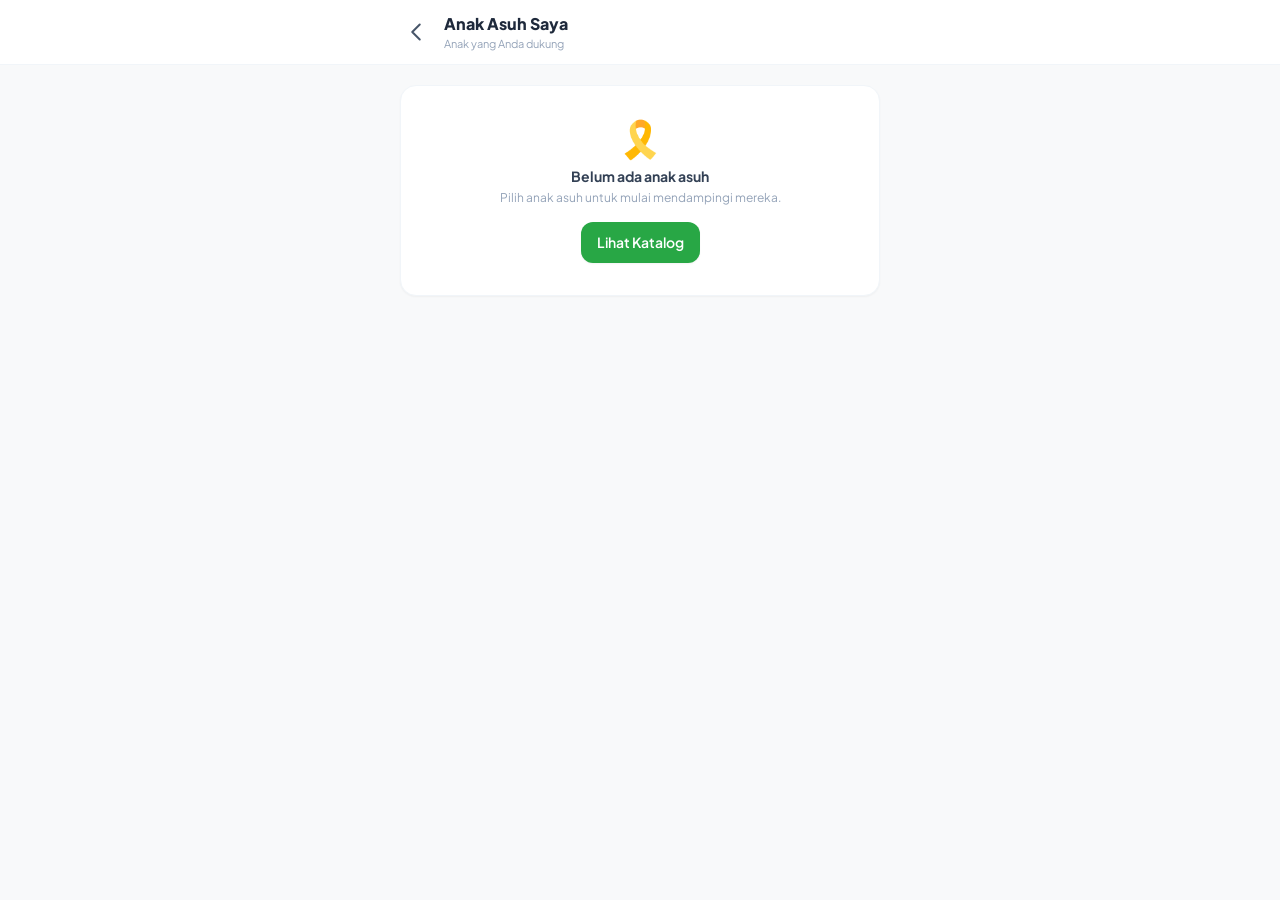
<file: anak-asuh-saya.html>
<!DOCTYPE html>
<html lang="id">
<head>
  <meta charset="UTF-8" />
  <meta name="viewport" content="width=device-width, initial-scale=1.0" />
  <title>Anak Asuh Saya — Smart Yatim</title>
  <link rel="icon" href="assets/images/logo.svg" type="image/svg+xml" />
  <link rel="preconnect" href="https://fonts.googleapis.com" />
  <link rel="preconnect" href="https://fonts.gstatic.com" crossorigin />
  <link href="https://fonts.googleapis.com/css2?family=Plus+Jakarta+Sans:wght@400;500;600;700;800&display=swap" rel="stylesheet" />
  <link rel="stylesheet" href="css/style.css" />
  <script src="assets/tailwind.js"></script>
  <script src="js/theme.js"></script>
</head>
<body class="pb-10">
  <header class="sticky top-0 z-40 border-b border-slate-100 bg-white/90 backdrop-blur">
    <div class="mx-auto flex h-16 max-w-lg items-center gap-2 px-4">
      <button onclick="kembali()" aria-label="Kembali" class="-ml-1 rounded-xl p-2 text-slate-600 hover:bg-slate-100">
        <svg class="h-6 w-6" fill="none" viewBox="0 0 24 24" stroke="currentColor" stroke-width="2"><path stroke-linecap="round" stroke-linejoin="round" d="M15.75 19.5L8.25 12l7.5-7.5"/></svg>
      </button>
      <div>
        <h1 class="text-base font-extrabold text-slate-800">Anak Asuh Saya</h1>
        <p class="text-[11px] text-slate-400">Anak yang Anda dukung</p>
      </div>
    </div>
  </header>

  <main class="mx-auto max-w-lg px-4 py-5">
    <div id="daftar-anak" class="space-y-3"></div>

    <div id="empty-state" class="card p-8 text-center">
      <div class="text-4xl">🎗️</div>
      <p class="mt-2 text-sm font-bold text-slate-700">Belum ada anak asuh</p>
      <p class="mt-1 text-xs text-slate-400">Pilih anak asuh untuk mulai mendampingi mereka.</p>
      <a href="catalog.html" class="btn btn-primary mt-4 inline-flex">Lihat Katalog</a>
    </div>
  </main>

  <script src="js/data.js"></script>
  <script src="js/store.js"></script>
  <script src="js/ui.js"></script>
  <script>
    function kembali() {
      if (history.length > 1) history.back();
      else window.location.href = "beranda.html";
    }

    const anakSaya = Store.getAnakSaya();

    if (anakSaya.length === 0) {
      document.getElementById("empty-state").classList.remove("hidden");
    } else {
      document.getElementById("daftar-anak").innerHTML = anakSaya
        .map((d) => {
          const anak = DATA_ANAK.find((a) => a.id === d.id);
          if (!anak) return "";
          const terkumpul = Store.getTerkumpul(anak);
          const pct = UI.persen(anak.target, terkumpul);
          const ota = d.status.includes("OTA");
          return `
        <a href="detail-anak.html?id=${anak.id}" class="card flex items-center gap-3 p-3.5 transition hover:-translate-y-0.5 hover:shadow-md">
          ${UI.avatarHtml(anak.nama, anak.jenis, "h-12 w-12 text-sm")}
          <div class="min-w-0 flex-1">
            <div class="flex items-center gap-2">
              <p class="truncate text-sm font-bold text-slate-800">${UI.escapeHtml(anak.nama)}</p>
              <span class="shrink-0 rounded-full ${ota ? "bg-brand-purple-light text-brand-purple" : "bg-brand-green-light text-brand-green"} px-2 py-0.5 text-[9px] font-bold">${UI.escapeHtml(d.status)}</span>
            </div>
            <p class="truncate text-[11px] text-slate-400">Sejak ${UI.escapeHtml(d.sejak)}</p>
            <div class="progress-track mt-1.5"><div class="progress-fill" style="width:${pct}%"></div></div>
            <p class="mt-1 text-[10px] text-slate-400">${UI.formatRupiah(terkumpul)} dari ${UI.formatRupiah(anak.target)}</p>
          </div>
          <svg class="h-4 w-4 shrink-0 text-slate-300" fill="none" viewBox="0 0 24 24" stroke="currentColor" stroke-width="2"><path stroke-linecap="round" stroke-linejoin="round" d="M8.25 4.5l7.5 7.5-7.5 7.5"/></svg>
        </a>`;
        })
        .join("");
    }
  </script>
</body>
</html>
</file>
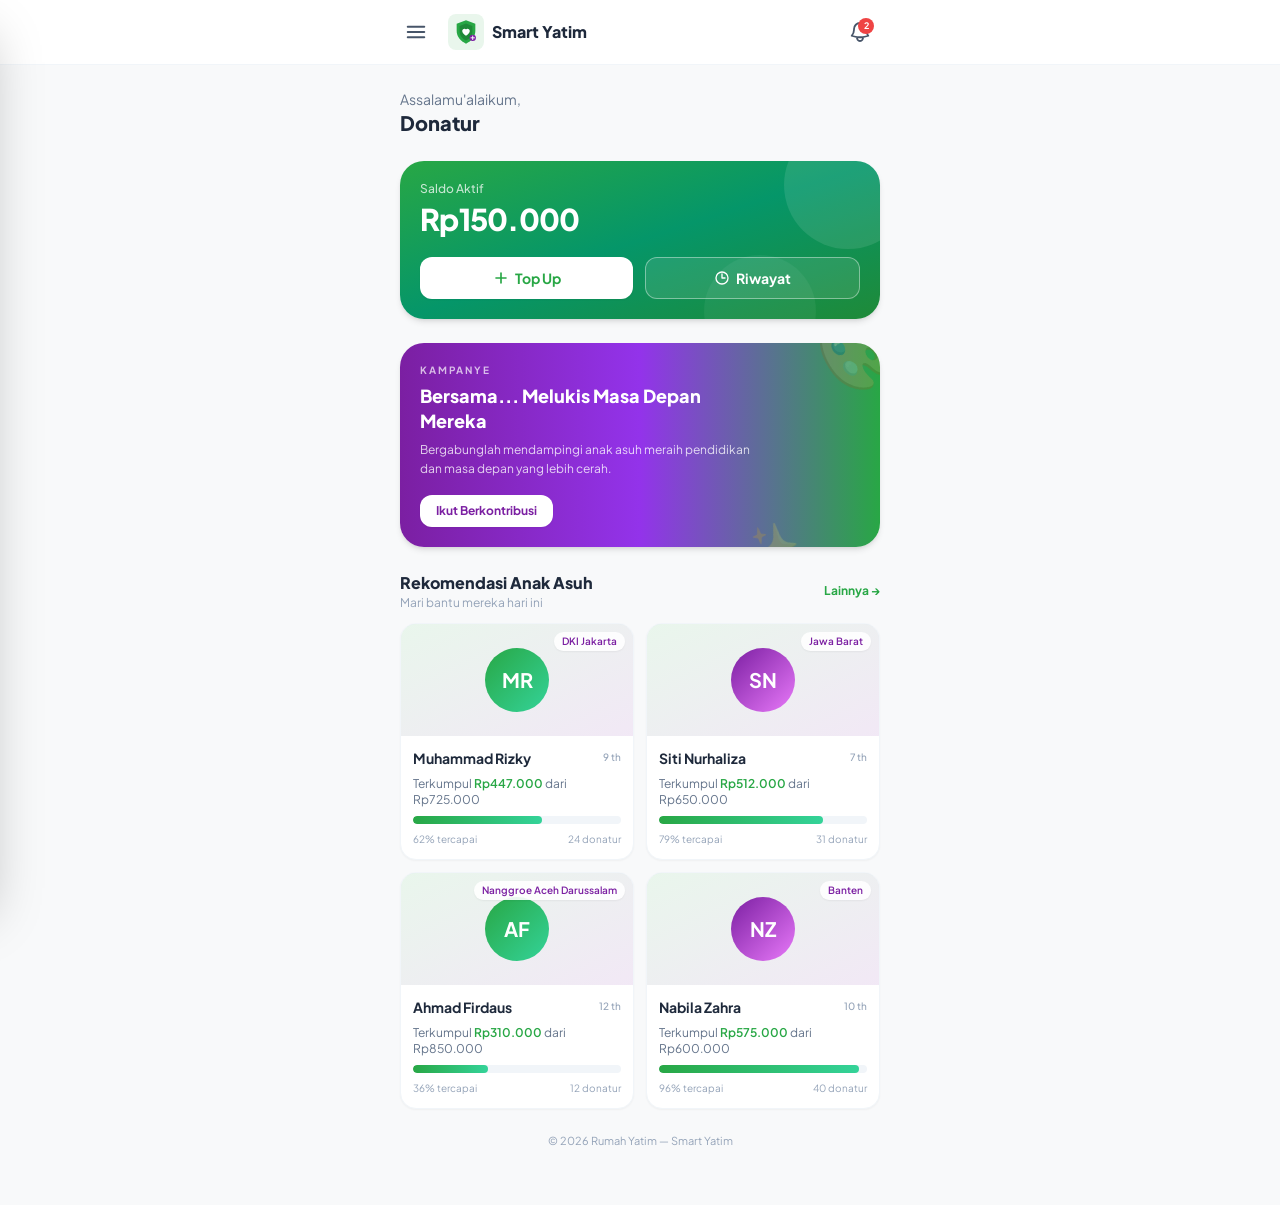
<file: beranda.html>
<!DOCTYPE html>
<html lang="id">
<head>
  <meta charset="UTF-8" />
  <meta name="viewport" content="width=device-width, initial-scale=1.0" />
  <title>Beranda Donatur — Smart Yatim</title>
  <link rel="icon" href="assets/images/logo.svg" type="image/svg+xml" />
  <link rel="preconnect" href="https://fonts.googleapis.com" />
  <link rel="preconnect" href="https://fonts.gstatic.com" crossorigin />
  <link href="https://fonts.googleapis.com/css2?family=Plus+Jakarta+Sans:wght@400;500;600;700;800&display=swap" rel="stylesheet" />
  <link rel="stylesheet" href="css/style.css" />
  <script src="assets/tailwind.js"></script>
  <script src="js/theme.js"></script>
</head>
<body class="pb-10">
  <!-- Header -->
  <header class="sticky top-0 z-40 border-b border-slate-100 bg-white/90 backdrop-blur">
    <div class="mx-auto flex h-16 max-w-lg items-center justify-between px-4">
      <div class="flex items-center gap-3">
        <button id="btn-drawer" aria-label="Buka menu" class="-ml-1 rounded-xl p-2 text-slate-600 hover:bg-slate-100">
          <svg class="h-6 w-6" fill="none" viewBox="0 0 24 24" stroke="currentColor" stroke-width="2"><path stroke-linecap="round" stroke-linejoin="round" d="M3.75 6.75h16.5M3.75 12h16.5m-16.5 5.25h16.5"/></svg>
        </button>
        <a href="index.html" class="flex items-center gap-2" title="Kembali ke pilihan pengguna">
          <img src="assets/images/logo.svg" alt="Logo Smart Yatim" class="h-9 w-9 rounded-lg bg-brand-green/10 p-1" />
          <span class="text-base font-extrabold text-slate-800">Smart Yatim</span>
        </a>
      </div>

      <div class="relative">
        <button id="btn-notifikasi" aria-label="Notifikasi" class="relative rounded-xl p-2 text-slate-600 hover:bg-slate-100">
          <svg class="h-6 w-6" fill="none" viewBox="0 0 24 24" stroke="currentColor" stroke-width="1.8"><path stroke-linecap="round" stroke-linejoin="round" d="M14.857 17.082a23.848 23.848 0 005.454-1.31A8.967 8.967 0 0118 9.75v-.7V9A6 6 0 006 9v.75a8.967 8.967 0 01-2.312 6.022c1.733.64 3.56 1.085 5.455 1.31m5.714 0a24.255 24.255 0 01-5.714 0m5.714 0a3 3 0 11-5.714 0"/></svg>
          <span class="absolute right-1.5 top-1.5 flex h-4 w-4 items-center justify-center rounded-full bg-red-500 text-[9px] font-bold text-white">2</span>
        </button>
        <div id="panel-notifikasi" class="card absolute right-0 mt-2 hidden w-72 p-2 shadow-lg">
          <p class="px-2 py-1.5 text-xs font-bold text-slate-500">Notifikasi</p>
          <div class="rounded-xl bg-brand-green-light px-3 py-2.5">
            <p class="text-xs font-semibold text-slate-700">Donasi Anda tersalurkan ✅</p>
            <p class="mt-0.5 text-[11px] text-slate-500">Donasi untuk Muhammad Rizky telah diterima. 5 menit lalu</p>
          </div>
          <div class="mt-1 rounded-xl px-3 py-2.5 hover:bg-slate-50">
            <p class="text-xs font-semibold text-slate-700">Laporan bulanan tersedia</p>
            <p class="mt-0.5 text-[11px] text-slate-500">Laporan perkembangan anak asuh Oktober 2026. 2 jam lalu</p>
          </div>
        </div>
      </div>
    </div>
  </header>

  <!-- Konten utama -->
  <main class="mx-auto max-w-lg space-y-6 px-4 py-6">
    <!-- Sapaan -->
    <div>
      <p class="text-sm text-slate-500">Assalamu'alaikum,</p>
      <h1 id="sapaan-nama" class="text-xl font-extrabold text-slate-800">Donatur</h1>
    </div>

    <!-- Widget Saldo -->
    <section class="relative overflow-hidden rounded-3xl bg-gradient-to-br from-brand-green via-emerald-600 to-brand-green-dark p-5 text-white shadow-md">
      <div class="absolute -right-8 -top-10 h-32 w-32 rounded-full bg-white/10"></div>
      <div class="absolute -bottom-12 right-16 h-28 w-28 rounded-full bg-white/5"></div>

      <div class="relative">
        <p class="text-xs font-medium text-white/75">Saldo Aktif</p>
        <p class="mt-1 text-3xl font-extrabold tracking-tight" id="saldo-nilai">Rp0</p>

        <div class="mt-5 flex gap-3">
          <button id="btn-topup" class="flex flex-1 items-center justify-center gap-1.5 rounded-xl bg-white px-4 py-2.5 text-sm font-bold text-brand-green shadow-sm transition active:scale-[.98]">
            <svg class="h-4 w-4" fill="none" viewBox="0 0 24 24" stroke="currentColor" stroke-width="2.5"><path stroke-linecap="round" stroke-linejoin="round" d="M12 4.5v15m7.5-7.5h-15"/></svg>
            Top Up
          </button>
          <button id="btn-riwayat" class="flex flex-1 items-center justify-center gap-1.5 rounded-xl border border-white/40 bg-white/10 px-4 py-2.5 text-sm font-bold text-white transition hover:bg-white/20 active:scale-[.98]">
            <svg class="h-4 w-4" fill="none" viewBox="0 0 24 24" stroke="currentColor" stroke-width="2"><path stroke-linecap="round" stroke-linejoin="round" d="M12 6v6h4.5m4.5 0a9 9 0 11-18 0 9 9 0 0118 0z"/></svg>
            Riwayat
          </button>
        </div>
      </div>
    </section>

    <!-- Banner Kampanye -->
    <section class="relative overflow-hidden rounded-3xl bg-gradient-to-r from-brand-purple via-purple-600 to-brand-green p-5 text-white shadow-md">
      <div class="absolute -right-6 -top-8 rotate-12 text-7xl opacity-20">🎨</div>
      <div class="absolute -bottom-6 right-20 -rotate-12 text-5xl opacity-20">✨</div>
      <p class="text-[10px] font-bold uppercase tracking-[.2em] text-white/70">Kampanye</p>
      <h2 class="mt-1.5 max-w-[75%] text-lg font-extrabold leading-snug">Bersama... Melukis Masa Depan Mereka</h2>
      <p class="mt-1.5 max-w-[75%] text-xs leading-relaxed text-white/80">Bergabunglah mendampingi anak asuh meraih pendidikan dan masa depan yang lebih cerah.</p>
      <button id="btn-donasi-kampanye" class="mt-4 rounded-xl bg-white px-4 py-2 text-xs font-bold text-brand-purple shadow-sm transition active:scale-[.98]">Ikut Berkontribusi</button>
    </section>

    <!-- Rekomendasi Anak Asuh -->
    <section>
      <div class="mb-3 flex items-center justify-between">
        <div>
          <h2 class="text-base font-extrabold text-slate-800">Rekomendasi Anak Asuh</h2>
          <p class="text-xs text-slate-400">Mari bantu mereka hari ini</p>
        </div>
        <button id="btn-lainnya" class="text-xs font-bold text-brand-green hover:underline">Lainnya →</button>
      </div>
      <div id="grid-anak" class="grid grid-cols-2 gap-3"></div>
    </section>
  </main>

  <footer class="mx-auto max-w-lg px-4 pb-4 text-center text-[11px] text-slate-400">
    © 2026 Rumah Yatim — Smart Yatim
  </footer>

  <!-- Drawer Sidebar -->
  <div id="drawer-overlay" class="fixed inset-0 z-40 hidden bg-black/40" onclick="UI.closeDrawer('drawer')"></div>
  <aside id="drawer" class="fixed inset-y-0 left-0 z-50 flex w-72 -translate-x-full flex-col bg-white shadow-2xl transition-transform duration-300">
    <div class="border-b border-slate-100 bg-gradient-to-br from-brand-green to-brand-purple p-5 text-white">
      <div class="flex items-center gap-3">
        <img src="assets/images/logo.svg" alt="Logo Smart Yatim" class="h-10 w-10 rounded-xl bg-white/20 p-1.5" />
        <div>
          <p class="text-sm font-extrabold leading-tight">Smart Yatim</p>
          <p class="text-[11px] leading-tight text-white/70">Yatim Orta Platform</p>
        </div>
      </div>
      <div id="profil-drawer" class="mt-4 flex items-center gap-2.5 rounded-xl bg-white/15 p-3"></div>
    </div>

    <nav class="flex-1 space-y-1 p-3 text-sm font-semibold text-slate-600">
      <a href="beranda.html" class="flex items-center gap-3 rounded-xl bg-brand-green-light px-3 py-2.5 text-brand-green">
        <svg class="h-5 w-5" fill="none" viewBox="0 0 24 24" stroke="currentColor" stroke-width="1.9"><path stroke-linecap="round" stroke-linejoin="round" d="M2.25 12l8.954-8.955a1.126 1.126 0 011.591 0L21.75 12M4.5 9.75v10.125c0 .621.504 1.125 1.125 1.125H9.75v-4.875c0-.621.504-1.125 1.125-1.125h2.25c.621 0 1.125.504 1.125 1.125V21h4.125c.621 0 1.125-.504 1.125-1.125V9.75"/></svg>
        Beranda
      </a>
      <a href="anak-asuh-saya.html" class="flex items-center gap-3 rounded-xl px-3 py-2.5 hover:bg-slate-50">
        <svg class="h-5 w-5" fill="none" viewBox="0 0 24 24" stroke="currentColor" stroke-width="1.9"><path stroke-linecap="round" stroke-linejoin="round" d="M18 18.72a9.094 9.094 0 003.741-.479 3 3 0 00-4.682-2.72m.94 3.198l.001.031c0 .225-.012.447-.037.666A11.944 11.944 0 0112 21c-2.17 0-4.207-.576-5.963-1.584A6.062 6.062 0 016 18.719m12 0a5.971 5.971 0 00-.941-3.197m0 0A5.995 5.995 0 0012 12.75a5.995 5.995 0 00-5.058 2.772m0 0a3 3 0 00-4.681 2.72 8.986 8.986 0 003.74.477m.94-3.197a5.971 5.971 0 00-.94 3.197M15 6.75a3 3 0 11-6 0 3 3 0 016 0z"/></svg>
        Anak Asuh Saya
      </a>
      <a href="riwayat.html" class="flex items-center gap-3 rounded-xl px-3 py-2.5 hover:bg-slate-50">
        <svg class="h-5 w-5" fill="none" viewBox="0 0 24 24" stroke="currentColor" stroke-width="1.9"><path stroke-linecap="round" stroke-linejoin="round" d="M12 6v12m-3-2.818l.879.659c1.171.879 3.07.879 4.242 0 1.172-.879 1.172-2.303 0-3.182C13.536 12.219 12.768 12 12 12c-.725 0-1.45-.22-2.003-.659-1.106-.879-1.106-2.303 0-3.182s2.9-.879 4.006 0l.415.33"/></svg>
        Riwayat Donasi
      </a>
      <a href="profil.html" class="flex items-center gap-3 rounded-xl px-3 py-2.5 hover:bg-slate-50">
        <svg class="h-5 w-5" fill="none" viewBox="0 0 24 24" stroke="currentColor" stroke-width="1.9"><path stroke-linecap="round" stroke-linejoin="round" d="M15.75 6a3.75 3.75 0 11-7.5 0 3.75 3.75 0 017.5 0zM4.501 20.118a7.5 7.5 0 0114.998 0A17.933 17.933 0 0112 21.75c-2.676 0-5.216-.584-7.499-1.632V10.332A48.36 48.36 0 0012 9.75c-2.551 0-5.056.2-7.5.582V21M3 21h18M12 6.75h.008v.008H12V6.75z"/></svg>
        Profil Donatur
      </a>
      <a href="tentang.html" class="flex items-center gap-3 rounded-xl px-3 py-2.5 hover:bg-slate-50">
        <svg class="h-5 w-5" fill="none" viewBox="0 0 24 24" stroke="currentColor" stroke-width="1.9"><path stroke-linecap="round" stroke-linejoin="round" d="M12 21v-8.25M15.75 21v-8.25M8.25 21v-8.25M3 9l9-6 9 6m-1.5 12V10.332A48.36 48.36 0 0012 9.75c-2.551 0-5.056.2-7.5.582V21M3 21h18M12 6.75h.008v.008H12V6.75z"/></svg>
        Tentang Rumah Yatim
      </a>
    </nav>

    <div class="border-t border-slate-100 p-3">
      <a href="index.html" class="flex w-full items-center gap-3 rounded-xl px-3 py-2.5 text-sm font-semibold text-brand-purple hover:bg-brand-purple-light">
        <svg class="h-5 w-5" fill="none" viewBox="0 0 24 24" stroke="currentColor" stroke-width="1.9"><path stroke-linecap="round" stroke-linejoin="round" d="M16.023 9.348h4.992v-.001M2.985 19.644v-4.992m0 0h4.992m-4.993 0l3.181 3.183a8.25 8.25 0 0013.803-3.7M4.031 9.865a8.25 8.25 0 0113.803-3.7l3.181 3.182m0-4.991v4.99"/></svg>
        Ganti Pengguna
      </a>
    </div>
  </aside>

  <!-- Modal Top Up -->
  <div id="modal-topup" class="fixed inset-0 z-50 hidden items-end justify-center bg-black/50 p-0 sm:items-center sm:p-4">
    <div class="card w-full max-w-sm rounded-b-none p-5 sm:rounded-3xl">
      <div class="mb-4 flex items-center justify-between">
        <h3 class="text-base font-extrabold text-slate-800">Top Up Saldo</h3>
        <button id="topup-tutup" class="rounded-lg p-1 text-slate-400 hover:bg-slate-100">
          <svg class="h-5 w-5" fill="none" viewBox="0 0 24 24" stroke="currentColor" stroke-width="2"><path stroke-linecap="round" stroke-linejoin="round" d="M6 18L18 6M6 6l12 12"/></svg>
        </button>
      </div>

      <p class="text-xs text-slate-500">Saldo saat ini: <span id="topup-saldo-awal" class="font-bold text-brand-green"></span></p>

      <div class="mt-3 grid grid-cols-3 gap-2">
        <button class="chip-nominal rounded-xl border border-slate-200 py-2.5 text-xs font-bold text-slate-600 hover:border-brand-green" data-nominal="25000">Rp25.000</button>
        <button class="chip-nominal rounded-xl border border-slate-200 py-2.5 text-xs font-bold text-slate-600 hover:border-brand-green" data-nominal="50000">Rp50.000</button>
        <button class="chip-nominal rounded-xl border border-slate-200 py-2.5 text-xs font-bold text-slate-600 hover:border-brand-green" data-nominal="100000">Rp100.000</button>
        <button class="chip-nominal rounded-xl border border-slate-200 py-2.5 text-xs font-bold text-slate-600 hover:border-brand-green" data-nominal="250000">Rp250.000</button>
        <button class="chip-nominal rounded-xl border border-slate-200 py-2.5 text-xs font-bold text-slate-600 hover:border-brand-green" data-nominal="500000">Rp500.000</button>
        <button class="chip-nominal rounded-xl border border-slate-200 py-2.5 text-xs font-bold text-slate-600 hover:border-brand-green" data-nominal="1000000">Rp1.000.000</button>
      </div>

      <label for="topup-nominal" class="mb-1.5 mt-4 block text-xs font-semibold text-slate-600">Nominal lainnya</label>
      <input id="topup-nominal" type="number" min="10000" class="input" placeholder="Masukkan nominal (min. Rp10.000)" />

      <button id="topup-konfirmasi" class="btn btn-primary mt-4 w-full py-3">Konfirmasi Top Up</button>
      <p class="mt-2 text-center text-[10px] text-slate-400">Simulasi — transaksi tidak benar-benar diproses</p>
    </div>
  </div>

  <script src="js/data.js"></script>
  <script src="js/store.js"></script>
  <script src="js/ui.js"></script>
  <script>
    /* Sapaan & profil dari pilihan role di halaman awal */
    const pilihan = Store.get("pilihRole", { role: "donatur", label: "Donatur" });
    document.getElementById("sapaan-nama").textContent = pilihan.label;
    document.getElementById("profil-drawer").innerHTML = `
      ${UI.avatarHtml(pilihan.label, "l", "h-9 w-9 text-xs")}
      <div>
        <p class="text-xs font-bold leading-tight">${UI.escapeHtml(pilihan.label)}</p>
        <p class="text-[10px] leading-tight text-white/70">Portal Donatur</p>
      </div>`;

    /* --- Saldo --- */
    function renderSaldo() {
      document.getElementById("saldo-nilai").textContent = UI.formatRupiah(Store.getSaldo());
      document.getElementById("topup-saldo-awal").textContent = UI.formatRupiah(Store.getSaldo());
    }
    renderSaldo();

    /* --- Grid anak --- */
    document.getElementById("grid-anak").innerHTML = DATA_ANAK.slice(0, 4)
      .map((a) => UI.kartuAnak(a))
      .join("");

    /* --- Drawer --- */
    document.getElementById("btn-drawer").addEventListener("click", () => UI.toggleDrawer("drawer"));

    /* --- Notifikasi --- */
    const panelNotif = document.getElementById("panel-notifikasi");
    document.getElementById("btn-notifikasi").addEventListener("click", (e) => {
      e.stopPropagation();
      panelNotif.classList.toggle("hidden");
    });
    document.addEventListener("click", (e) => {
      if (!panelNotif.contains(e.target)) panelNotif.classList.add("hidden");
    });

    /* --- Top Up --- */
    const modalTopup = document.getElementById("modal-topup");
    let nominalTerpilih = 0;

    document.getElementById("btn-topup").addEventListener("click", () => {
      nominalTerpilih = 0;
      document.getElementById("topup-nominal").value = "";
      document.querySelectorAll(".chip-nominal").forEach((c) => {
        c.classList.remove("border-brand-green", "bg-brand-green-light", "text-brand-green");
        c.classList.add("border-slate-200");
      });
      renderSaldo();
      modalTopup.classList.remove("hidden");
      modalTopup.classList.add("flex");
    });

    function tutupTopup() {
      modalTopup.classList.add("hidden");
      modalTopup.classList.remove("flex");
    }
    document.getElementById("topup-tutup").addEventListener("click", tutupTopup);
    modalTopup.addEventListener("click", (e) => {
      if (e.target === modalTopup) tutupTopup();
    });

    document.querySelectorAll(".chip-nominal").forEach((chip) =>
      chip.addEventListener("click", () => {
        nominalTerpilih = Number(chip.dataset.nominal);
        document.getElementById("topup-nominal").value = "";
        document.querySelectorAll(".chip-nominal").forEach((c) => {
          c.classList.remove("border-brand-green", "bg-brand-green-light", "text-brand-green");
          c.classList.add("border-slate-200");
        });
        chip.classList.add("border-brand-green", "bg-brand-green-light", "text-brand-green");
        chip.classList.remove("border-slate-200");
      })
    );

    document.getElementById("topup-nominal").addEventListener("input", (e) => {
      nominalTerpilih = Number(e.target.value || 0);
      document.querySelectorAll(".chip-nominal").forEach((c) => {
        c.classList.remove("border-brand-green", "bg-brand-green-light", "text-brand-green");
        c.classList.add("border-slate-200");
      });
    });

    document.getElementById("topup-konfirmasi").addEventListener("click", () => {
      const nominal = nominalTerpilih || Number(document.getElementById("topup-nominal").value || 0);
      if (!nominal || nominal < 10000) {
        UI.toast("Minimal top up Rp10.000", "error");
        return;
      }
      Store.topUp(nominal);
      Store.tambahRiwayat({ jenis: "Top Up", keterangan: "Top up saldo", nominal, status: "Berhasil" });
      renderSaldo();
      tutupTopup();
      UI.toast(`Top up ${UI.formatRupiah(nominal)} berhasil 🎉`, "sukses");
    });

    /* --- Aksi lain --- */
    document.getElementById("btn-riwayat").addEventListener("click", () =>
      (window.location.href = "riwayat.html")
    );
    document.getElementById("btn-lainnya").addEventListener("click", () =>
      (window.location.href = "catalog.html")
    );
    document.getElementById("btn-donasi-kampanye").addEventListener("click", () =>
      (window.location.href = "catalog.html")
    );
  </script>
</body>
</html>
</file>
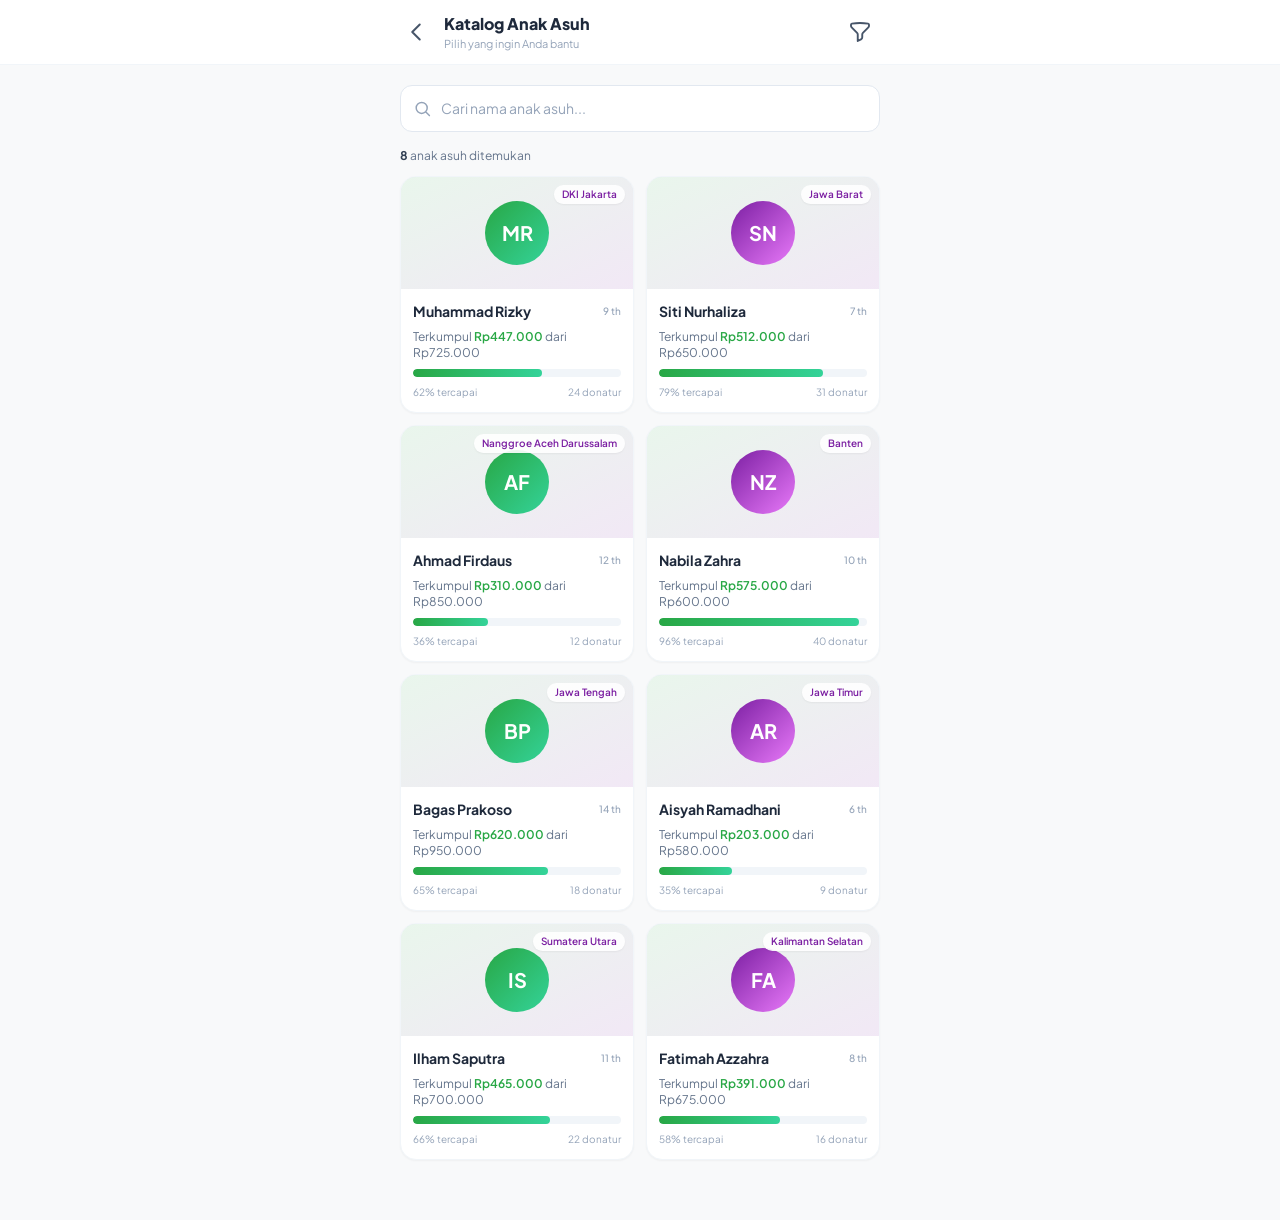
<file: catalog.html>
<!DOCTYPE html>
<html lang="id">
<head>
  <meta charset="UTF-8" />
  <meta name="viewport" content="width=device-width, initial-scale=1.0" />
  <title>Katalog Anak Asuh — Smart Yatim</title>
  <link rel="icon" href="assets/images/logo.svg" type="image/svg+xml" />
  <link rel="preconnect" href="https://fonts.googleapis.com" />
  <link rel="preconnect" href="https://fonts.gstatic.com" crossorigin />
  <link href="https://fonts.googleapis.com/css2?family=Plus+Jakarta+Sans:wght@400;500;600;700;800&display=swap" rel="stylesheet" />
  <link rel="stylesheet" href="css/style.css" />
  <script src="assets/tailwind.js"></script>
  <script src="js/theme.js"></script>
</head>
<body class="pb-10">
  <!-- Header -->
  <header class="sticky top-0 z-40 border-b border-slate-100 bg-white/90 backdrop-blur">
    <div class="mx-auto flex h-16 max-w-lg items-center justify-between px-4">
      <div class="flex items-center gap-2">
        <button onclick="kembali()" aria-label="Kembali" class="-ml-1 rounded-xl p-2 text-slate-600 hover:bg-slate-100">
          <svg class="h-6 w-6" fill="none" viewBox="0 0 24 24" stroke="currentColor" stroke-width="2"><path stroke-linecap="round" stroke-linejoin="round" d="M15.75 19.5L8.25 12l7.5-7.5"/></svg>
        </button>
        <div>
          <h1 class="text-base font-extrabold text-slate-800">Katalog Anak Asuh</h1>
          <p class="text-[11px] text-slate-400">Pilih yang ingin Anda bantu</p>
        </div>
      </div>
      <button id="btn-filter" aria-label="Filter" class="relative rounded-xl p-2 text-slate-600 hover:bg-slate-100">
        <svg class="h-6 w-6" fill="none" viewBox="0 0 24 24" stroke="currentColor" stroke-width="1.9"><path stroke-linecap="round" stroke-linejoin="round" d="M12 3c2.755 0 5.455.232 8.083.678.533.09.917.556.917 1.096v1.044a2.25 2.25 0 01-.659 1.591l-5.432 5.432a2.25 2.25 0 00-.659 1.591v2.927a2.25 2.25 0 01-1.244 2.013L9.75 21v-6.568a2.25 2.25 0 00-.659-1.591L3.659 7.409A2.25 2.25 0 013 5.818V4.774c0-.54.384-1.006.917-1.096A48.32 48.32 0 0112 3z"/></svg>
        <span id="badge-filter" class="absolute right-1 top-1 hidden h-3.5 w-3.5 rounded-full bg-brand-purple text-[8px] font-bold leading-[14px] text-white">1</span>
      </button>
    </div>
  </header>

  <main class="mx-auto max-w-lg px-4 py-5">
    <!-- Pencarian -->
    <div class="relative">
      <svg class="absolute left-3.5 top-1/2 -translate-y-1/2 text-slate-400" style="width:1.1rem;height:1.1rem" fill="none" viewBox="0 0 24 24" stroke="currentColor" stroke-width="2"><path stroke-linecap="round" stroke-linejoin="round" d="M21 21l-5.197-5.197m0 0A7.5 7.5 0 105.196 5.196a7.5 7.5 0 0010.607 10.607z"/></svg>
      <input id="cari" type="search" class="input pl-10" placeholder="Cari nama anak asuh..." />
    </div>

    <!-- Ringkasan & chip filter -->
    <div class="mt-4 flex items-center justify-between">
      <p class="text-xs text-slate-500"><span id="jumlah-hasil" class="font-bold text-slate-700">0</span> anak asuh ditemukan</p>
      <button id="chip-reset" class="hidden rounded-full bg-brand-purple-light px-3 py-1 text-[11px] font-bold text-brand-purple">Hapus filter ✕</button>
    </div>

    <!-- Grid -->
    <div id="grid-katalog" class="mt-3 grid grid-cols-2 gap-3"></div>

    <!-- Empty state -->
    <div id="empty-state" class="card mt-4 hidden p-8 text-center">
      <div class="text-4xl">🔍</div>
      <p class="mt-2 text-sm font-bold text-slate-700">Tidak ada anak asuh</p>
      <p class="mt-1 text-xs text-slate-400">Coba ubah kata kunci atau filter provinsi Anda.</p>
    </div>
  </main>

  <!-- Modal Filter -->
  <div id="modal-filter" class="fixed inset-0 z-50 hidden items-end justify-center bg-black/50 p-0 sm:items-center sm:p-4">
    <div class="card w-full max-w-sm rounded-b-none p-5 sm:rounded-3xl">
      <div class="mb-4 flex items-center justify-between">
        <h3 class="text-base font-extrabold text-slate-800">Filter Anak Asuh</h3>
        <button id="filter-tutup" class="rounded-lg p-1 text-slate-400 hover:bg-slate-100">
          <svg class="h-5 w-5" fill="none" viewBox="0 0 24 24" stroke="currentColor" stroke-width="2"><path stroke-linecap="round" stroke-linejoin="round" d="M6 18L18 6M6 6l12 12"/></svg>
        </button>
      </div>

      <label for="filter-provinsi" class="mb-1.5 block text-xs font-semibold text-slate-600">Pilih Provinsi Tempat Tinggal</label>
      <select id="filter-provinsi" class="input appearance-none bg-no-repeat" style="background-image:url('data:image/svg+xml;utf8,<svg xmlns=%22http://www.w3.org/2000/svg%22 fill=%22none%22 viewBox=%220 0 24 24%22 stroke=%22%2394a3b8%22 stroke-width=%222%22><path stroke-linecap=%22round%22 stroke-linejoin=%22round%22 d=%22M19.5 8.25l-7.5 7.5-7.5-7.5%22/></svg>');background-position:right 0.9rem center;background-size:1.1rem">
        <option value="">Semua Provinsi</option>
      </select>

      <div class="mt-5 flex gap-3">
        <button id="filter-reset" class="btn btn-outline flex-1">Reset</button>
        <button id="filter-terapkan" class="btn btn-primary flex-1">Terapkan</button>
      </div>
    </div>
  </div>

  <script src="js/data.js"></script>
  <script src="js/store.js"></script>
  <script src="js/ui.js"></script>
  <script>
    let filterProvinsi = "";

    function kembali() {
      if (history.length > 1) history.back();
      else window.location.href = "beranda.html";
    }

    /* Isi dropdown provinsi */
    const selectProvinsi = document.getElementById("filter-provinsi");
    DAFTAR_PROVINSI.forEach((p) => {
      const opt = document.createElement("option");
      opt.value = p;
      opt.textContent = p;
      selectProvinsi.appendChild(opt);
    });

    /* Render grid */
    function render() {
      const q = document.getElementById("cari").value.trim().toLowerCase();
      const hasil = DATA_ANAK.filter((a) => {
        const cocokCari = !q || a.nama.toLowerCase().includes(q) || a.kota.toLowerCase().includes(q) || a.id.toLowerCase().includes(q);
        const cocokFilter = !filterProvinsi || a.provinsi === filterProvinsi;
        return cocokCari && cocokFilter;
      });

      document.getElementById("jumlah-hasil").textContent = hasil.length;
      document.getElementById("grid-katalog").innerHTML = hasil.map((a) => UI.kartuAnak(a)).join("");
      document.getElementById("empty-state").classList.toggle("hidden", hasil.length > 0);
      document.getElementById("grid-katalog").classList.toggle("hidden", hasil.length === 0);

      const chip = document.getElementById("chip-reset");
      const badge = document.getElementById("badge-filter");
      chip.classList.toggle("hidden", !filterProvinsi);
      badge.classList.toggle("hidden", !filterProvinsi);
    }

    document.getElementById("cari").addEventListener("input", render);
    document.getElementById("chip-reset").addEventListener("click", () => {
      filterProvinsi = "";
      render();
      UI.toast("Filter dihapus", "info");
    });

    /* Modal filter */
    const modal = document.getElementById("modal-filter");
    function bukaModal() {
      selectProvinsi.value = filterProvinsi;
      modal.classList.remove("hidden");
      modal.classList.add("flex");
    }
    function tutupModal() {
      modal.classList.add("hidden");
      modal.classList.remove("flex");
    }
    document.getElementById("btn-filter").addEventListener("click", bukaModal);
    document.getElementById("filter-tutup").addEventListener("click", tutupModal);
    modal.addEventListener("click", (e) => {
      if (e.target === modal) tutupModal();
    });

    document.getElementById("filter-terapkan").addEventListener("click", () => {
      filterProvinsi = selectProvinsi.value;
      tutupModal();
      render();
      UI.toast(filterProvinsi ? `Filter: ${filterProvinsi}` : "Menampilkan semua provinsi", "sukses");
    });

    document.getElementById("filter-reset").addEventListener("click", () => {
      filterProvinsi = "";
      selectProvinsi.value = "";
      tutupModal();
      render();
      UI.toast("Filter direset", "info");
    });

    render();
  </script>
</body>
</html>
</file>
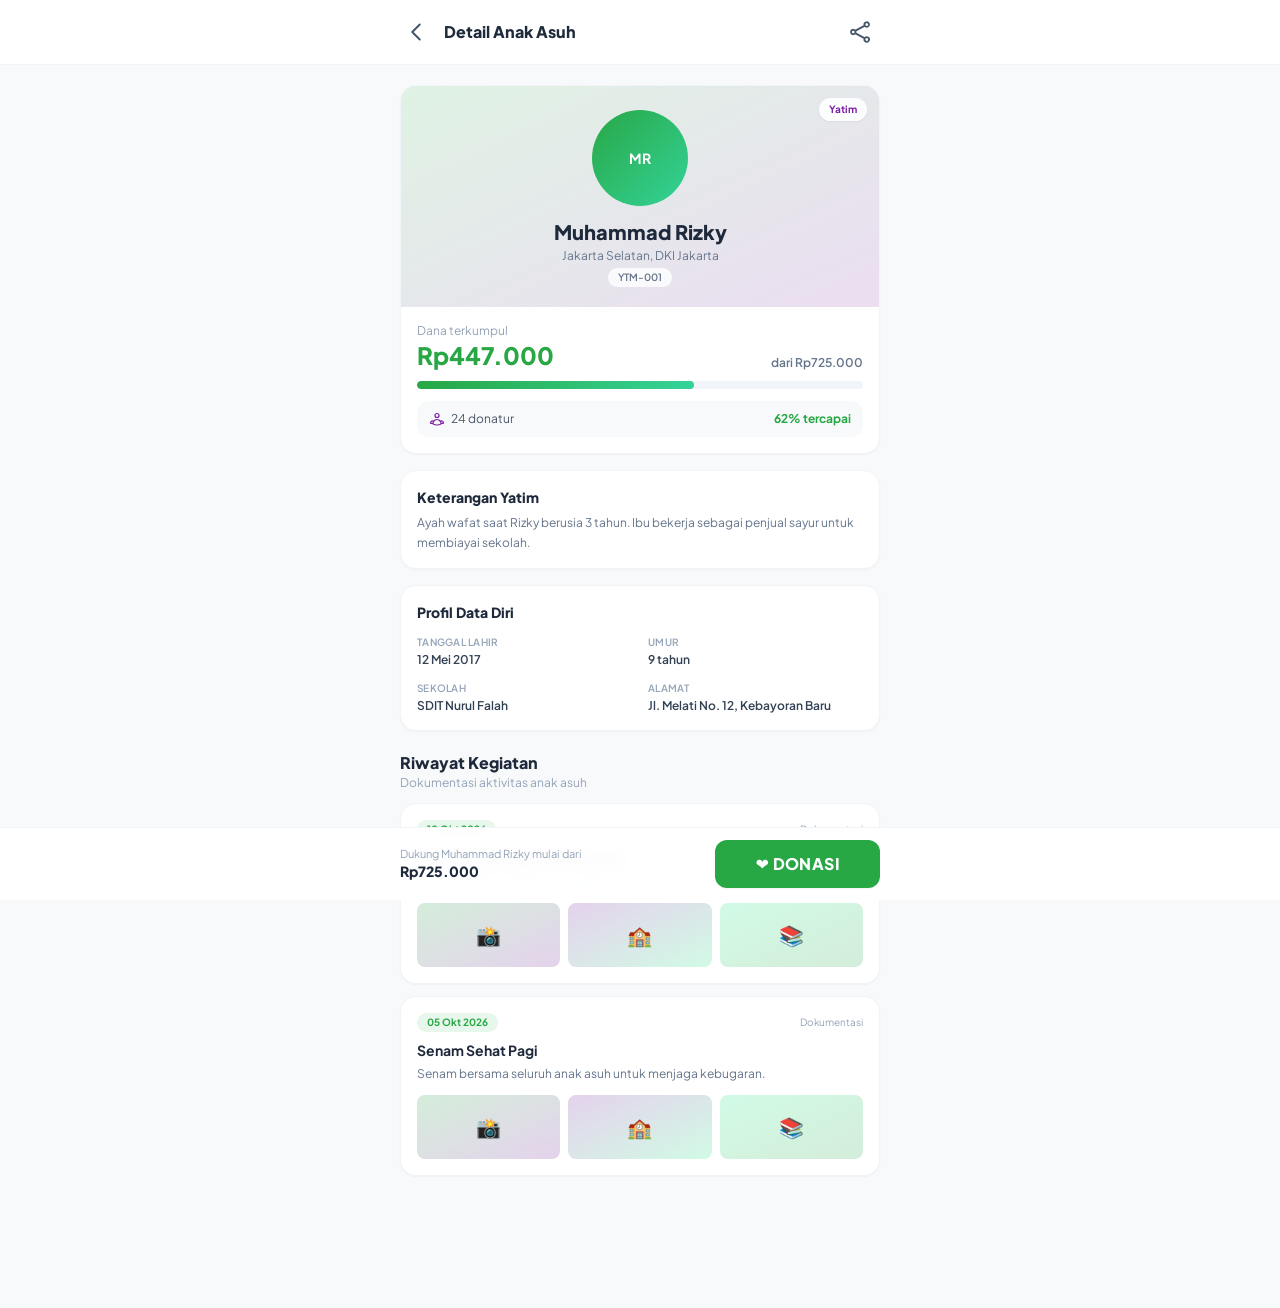
<file: detail-anak.html>
<!DOCTYPE html>
<html lang="id">
<head>
  <meta charset="UTF-8" />
  <meta name="viewport" content="width=device-width, initial-scale=1.0" />
  <title>Detail Anak Asuh — Smart Yatim</title>
  <link rel="icon" href="assets/images/logo.svg" type="image/svg+xml" />
  <link rel="preconnect" href="https://fonts.googleapis.com" />
  <link rel="preconnect" href="https://fonts.gstatic.com" crossorigin />
  <link href="https://fonts.googleapis.com/css2?family=Plus+Jakarta+Sans:wght@400;500;600;700;800&display=swap" rel="stylesheet" />
  <link rel="stylesheet" href="css/style.css" />
  <script src="assets/tailwind.js"></script>
  <script src="js/theme.js"></script>
</head>
<body class="pb-28">
  <!-- Header -->
  <header class="sticky top-0 z-40 border-b border-slate-100 bg-white/90 backdrop-blur">
    <div class="mx-auto flex h-16 max-w-lg items-center justify-between px-4">
      <div class="flex items-center gap-2">
        <button onclick="kembali()" aria-label="Kembali" class="-ml-1 rounded-xl p-2 text-slate-600 hover:bg-slate-100">
          <svg class="h-6 w-6" fill="none" viewBox="0 0 24 24" stroke="currentColor" stroke-width="2"><path stroke-linecap="round" stroke-linejoin="round" d="M15.75 19.5L8.25 12l7.5-7.5"/></svg>
        </button>
        <h1 class="text-base font-extrabold text-slate-800">Detail Anak Asuh</h1>
      </div>
      <button id="btn-share" aria-label="Bagikan" class="rounded-xl p-2 text-slate-600 hover:bg-slate-100">
        <svg class="h-6 w-6" fill="none" viewBox="0 0 24 24" stroke="currentColor" stroke-width="1.8"><path stroke-linecap="round" stroke-linejoin="round" d="M7.217 10.907a2.25 2.25 0 100 2.186m0-2.186c.18.324.283.696.283 1.093s-.103.77-.283 1.093m0-2.186l9.566-5.314m-9.566 7.5l9.566 5.314m0 0a2.25 2.25 0 103.935 2.186 2.25 2.25 0 00-3.935-2.186zm0-12.814a2.25 2.25 0 103.933-2.185 2.25 2.25 0 00-3.933 2.185z"/></svg>
      </button>
    </div>
  </header>

  <main class="mx-auto max-w-lg px-4 py-5">
    <!-- Profil utama -->
    <section class="card overflow-hidden">
      <div class="relative flex flex-col items-center bg-gradient-to-br from-brand-green/15 to-brand-purple/15 px-5 pb-5 pt-6">
        <span id="badge-sebab" class="absolute right-3 top-3 rounded-full bg-white/90 px-2.5 py-1 text-[10px] font-bold text-brand-purple shadow-sm"></span>
        <div id="foto-anak" class="flex h-24 w-24 items-center justify-center rounded-full text-3xl font-extrabold text-white shadow-md"></div>
        <h2 id="nama-anak" class="mt-3 text-xl font-extrabold text-slate-800"></h2>
        <p id="lokasi-anak" class="mt-0.5 text-xs text-slate-500"></p>
        <p id="id-anak" class="mt-1 rounded-full bg-white/80 px-2.5 py-0.5 text-[10px] font-semibold text-slate-500"></p>
      </div>

      <div class="p-4">
        <div class="flex items-end justify-between">
          <div>
            <p class="text-xs text-slate-400">Dana terkumpul</p>
            <p id="dana-terkumpul" class="text-2xl font-extrabold text-brand-green"></p>
          </div>
          <p id="dana-target" class="text-xs font-semibold text-slate-500"></p>
        </div>
        <div class="progress-track mt-2.5"><div id="progress" class="progress-fill" style="width:0%"></div></div>
        <div class="mt-3 flex items-center justify-between rounded-xl bg-brand-gray px-3 py-2.5">
          <div class="flex items-center gap-1.5 text-xs text-slate-600">
            <svg class="h-4 w-4 text-brand-purple" fill="none" viewBox="0 0 24 24" stroke="currentColor" stroke-width="1.8"><path stroke-linecap="round" stroke-linejoin="round" d="M18 18.72a9.094 9.094 0 003.741-.479 3 3 0 00-4.682-2.72m.94 3.198l.001.031c0 .225-.012.447-.037.666A11.944 11.944 0 0112 21c-2.17 0-4.207-.576-5.963-1.584A6.062 6.062 0 016 18.719m12 0a5.971 5.971 0 00-.941-3.197m0 0A5.995 5.995 0 0012 12.75a5.995 5.995 0 00-5.058 2.772m0 0a3 3 0 00-4.681 2.72 8.986 8.986 0 003.74.477m.94-3.197a5.971 5.971 0 00-.94 3.197M15 6.75a3 3 0 11-6 0 3 3 0 016 0z"/></svg>
            <span id="jumlah-donatur"></span>
          </div>
          <span id="persen-tercapai" class="text-xs font-bold text-brand-green"></span>
        </div>
      </div>
    </section>

    <!-- Keterangan sebab -->
    <section class="card mt-4 p-4">
      <h3 class="text-sm font-extrabold text-slate-800">Keterangan <span id="label-sebab"></span></h3>
      <p id="keterangan-sebab" class="mt-1.5 text-xs leading-relaxed text-slate-500"></p>
    </section>

    <!-- Data diri -->
    <section class="card mt-4 p-4">
      <h3 class="text-sm font-extrabold text-slate-800">Profil Data Diri</h3>
      <dl id="data-diri" class="mt-3 grid grid-cols-2 gap-x-4 gap-y-3 text-xs"></dl>
    </section>

    <!-- Riwayat kegiatan -->
    <section class="mt-5">
      <h3 class="text-base font-extrabold text-slate-800">Riwayat Kegiatan</h3>
      <p class="text-xs text-slate-400">Dokumentasi aktivitas anak asuh</p>
      <div id="daftar-kegiatan" class="mt-3 space-y-3"></div>
    </section>
  </main>

  <!-- Tombol aksi sticky -->
  <div class="fixed inset-x-0 bottom-0 z-40 border-t border-slate-100 bg-white/95 backdrop-blur">
    <div class="mx-auto flex max-w-lg items-center gap-3 px-4 py-3">
      <div class="flex-1">
        <p id="info-bawah" class="text-[11px] leading-tight text-slate-400"></p>
        <p id="nominal-bawah" class="text-sm font-extrabold text-slate-800"></p>
      </div>
      <button id="btn-donasi" class="btn btn-primary px-10 py-3 text-base font-extrabold tracking-wide">
        ❤ DONASI
      </button>
    </div>
  </div>

  <!-- Modal Metode Donasi -->
  <div id="modal-metode" class="fixed inset-0 z-50 hidden items-end justify-center bg-black/50 p-0 sm:items-center sm:p-4">
    <div class="card w-full max-w-sm rounded-b-none p-5 sm:rounded-3xl">
      <div class="mb-4 flex items-center justify-between">
        <div>
          <h3 class="text-base font-extrabold text-slate-800">Pilih Metode Donasi</h3>
          <p class="text-xs text-slate-400">Simulasi — tidak ada transaksi nyata</p>
        </div>
        <button id="metode-tutup" class="rounded-lg p-1 text-slate-400 hover:bg-slate-100">
          <svg class="h-5 w-5" fill="none" viewBox="0 0 24 24" stroke="currentColor" stroke-width="2"><path stroke-linecap="round" stroke-linejoin="round" d="M6 18L18 6M6 6l12 12"/></svg>
        </button>
      </div>

      <div class="space-y-2.5">
        <button onclick="pilihMetode('qris')" class="flex w-full items-center gap-3 rounded-xl border border-slate-200 p-3 text-left transition hover:border-brand-green">
          <div class="flex h-10 w-10 items-center justify-center rounded-xl bg-slate-100 text-lg">📱</div>
          <div class="flex-1">
            <p class="text-sm font-bold text-slate-800">QRIS</p>
            <p class="text-[11px] text-slate-400">Scan kode QR dengan e-wallet / m-banking</p>
          </div>
          <svg class="h-4 w-4 text-slate-300" fill="none" viewBox="0 0 24 24" stroke="currentColor" stroke-width="2"><path stroke-linecap="round" stroke-linejoin="round" d="M8.25 4.5l7.5 7.5-7.5 7.5"/></svg>
        </button>

        <button onclick="pilihMetode('transfer')" class="flex w-full items-center gap-3 rounded-xl border border-slate-200 p-3 text-left transition hover:border-brand-green">
          <div class="flex h-10 w-10 items-center justify-center rounded-xl bg-slate-100 text-lg">🏦</div>
          <div class="flex-1">
            <p class="text-sm font-bold text-slate-800">Transfer Bank</p>
            <p class="text-[11px] text-slate-400">BCA 123-456-7890 a.n. Rumah Yatim</p>
          </div>
          <svg class="h-4 w-4 text-slate-300" fill="none" viewBox="0 0 24 24" stroke="currentColor" stroke-width="2"><path stroke-linecap="round" stroke-linejoin="round" d="M8.25 4.5l7.5 7.5-7.5 7.5"/></svg>
        </button>

        <button onclick="pilihMetode('saldo')" class="flex w-full items-center gap-3 rounded-xl border border-slate-200 p-3 text-left transition hover:border-brand-green">
          <div class="flex h-10 w-10 items-center justify-center rounded-xl bg-brand-green-light text-lg">💚</div>
          <div class="flex-1">
            <p class="text-sm font-bold text-slate-800">Donasi dari Saldo</p>
            <p id="saldo-modal" class="text-[11px] text-slate-400"></p>
          </div>
          <svg class="h-4 w-4 text-slate-300" fill="none" viewBox="0 0 24 24" stroke="currentColor" stroke-width="2"><path stroke-linecap="round" stroke-linejoin="round" d="M8.25 4.5l7.5 7.5-7.5 7.5"/></svg>
        </button>

        <button onclick="pilihMetode('ota')" class="flex w-full items-center gap-3 rounded-xl border border-slate-200 p-3 text-left transition hover:border-brand-purple">
          <div class="flex h-10 w-10 items-center justify-center rounded-xl bg-brand-purple-light text-lg">👨‍👩‍👦</div>
          <div class="flex-1">
            <p class="text-sm font-bold text-slate-800">Daftar Orang Tua Asuh (OTA)</p>
            <p class="text-[11px] text-slate-400">Komitmen donasi rutin minimal 4 bulan</p>
          </div>
          <svg class="h-4 w-4 text-slate-300" fill="none" viewBox="0 0 24 24" stroke="currentColor" stroke-width="2"><path stroke-linecap="round" stroke-linejoin="round" d="M8.25 4.5l7.5 7.5-7.5 7.5"/></svg>
        </button>
      </div>
    </div>
  </div>

  <script src="js/data.js"></script>
  <script src="js/store.js"></script>
  <script src="js/ui.js"></script>
  <script>
    const params = new URLSearchParams(location.search);
    const anak = DATA_ANAK.find((a) => a.id === params.get("id")) || DATA_ANAK[0];

    function kembali() {
      if (history.length > 1) history.back();
      else window.location.href = "catalog.html";
    }

    /* Render profil */
    const terkumpul = Store.getTerkumpul(anak);
    const pct = UI.persen(anak.target, terkumpul);

    document.getElementById("badge-sebab").textContent = anak.sebab;
    document.getElementById("label-sebab").textContent = anak.sebab;
    document.getElementById("foto-anak").outerHTML =
      UI.avatarHtml(anak.nama, anak.jenis, "h-24 w-24 text-3xl").replace('class="h-24 w-24 text-3xl"', 'id="foto-anak" class="h-24 w-24 text-3xl shadow-md"');
    document.getElementById("nama-anak").textContent = anak.nama;
    document.getElementById("lokasi-anak").textContent = `${anak.kota}, ${anak.provinsi}`;
    document.getElementById("id-anak").textContent = anak.id;
    document.getElementById("dana-terkumpul").textContent = UI.formatRupiah(terkumpul);
    document.getElementById("dana-target").textContent = "dari " + UI.formatRupiah(anak.target);
    document.getElementById("progress").style.width = pct + "%";
    document.getElementById("jumlah-donatur").textContent = `${anak.jumlahDonatur} donatur`;
    document.getElementById("persen-tercapai").textContent = pct + "% tercapai";
    document.getElementById("keterangan-sebab").textContent = anak.keteranganSebab;

    const barisData = [
      ["Tanggal Lahir", anak.tanggalLahir],
      ["Umur", anak.umur + " tahun"],
      ["Sekolah", anak.sekolah],
      ["Alamat", anak.alamat],
    ];
    document.getElementById("data-diri").innerHTML = barisData
      .map(
        ([label, nilai]) => `
        <div>
          <dt class="text-[10px] font-semibold uppercase tracking-wide text-slate-400">${label}</dt>
          <dd class="mt-0.5 font-semibold text-slate-700">${UI.escapeHtml(nilai)}</dd>
        </div>`
      )
      .join("");

    document.getElementById("info-bawah").textContent = "Dukung " + anak.nama + " mulai dari";
    document.getElementById("nominal-bawah").textContent = UI.formatRupiah(anak.target);

    /* Riwayat kegiatan */
    document.getElementById("daftar-kegiatan").innerHTML = anak.kegiatan
      .map(
        (k) => `
      <article class="card p-4">
        <div class="flex items-center justify-between">
          <span class="rounded-full bg-brand-green-light px-2.5 py-0.5 text-[10px] font-bold text-brand-green">${UI.escapeHtml(k.tanggal)}</span>
          <span class="text-[10px] text-slate-400">Dokumentasi</span>
        </div>
        <h4 class="mt-2 text-sm font-bold text-slate-800">${UI.escapeHtml(k.judul)}</h4>
        <p class="mt-1 text-xs leading-relaxed text-slate-500">${UI.escapeHtml(k.deskripsi)}</p>
        <div class="mt-3 grid grid-cols-3 gap-2">
          <div class="flex h-16 items-center justify-center rounded-lg bg-gradient-to-br from-brand-green/20 to-brand-purple/20 text-xl">📸</div>
          <div class="flex h-16 items-center justify-center rounded-lg bg-gradient-to-br from-brand-purple/20 to-emerald-100 text-xl">🏫</div>
          <div class="flex h-16 items-center justify-center rounded-lg bg-gradient-to-br from-emerald-100 to-brand-green/20 text-xl">📚</div>
        </div>
      </article>`
      )
      .join("");

    /* Modal metode */
    const modalMetode = document.getElementById("modal-metode");
    document.getElementById("btn-donasi").addEventListener("click", () => {
      document.getElementById("saldo-modal").textContent = "Saldo Anda: " + UI.formatRupiah(Store.getSaldo());
      modalMetode.classList.remove("hidden");
      modalMetode.classList.add("flex");
    });
    function tutupMetode() {
      modalMetode.classList.add("hidden");
      modalMetode.classList.remove("flex");
    }
    document.getElementById("metode-tutup").addEventListener("click", tutupMetode);
    modalMetode.addEventListener("click", (e) => {
      if (e.target === modalMetode) tutupMetode();
    });

    function pilihMetode(metode) {
      tutupMetode();
      if (metode === "qris") {
        UI.toast("QRIS dipilih — scan & bayar (simulasi)", "info");
      } else if (metode === "transfer") {
        UI.toast("Transfer dipilih — ke BCA 123-456-7890 (simulasi)", "info");
      } else if (metode === "saldo") {
        window.location.href = `donasi-saldo.html?id=${anak.id}`;
      } else if (metode === "ota") {
        window.location.href = `form-ota.html?id=${anak.id}`;
      }
    }

    document.getElementById("btn-share").addEventListener("click", () =>
      UI.toast("Tautan profil disalin (simulasi)", "sukses")
    );
  </script>
</body>
</html>
</file>
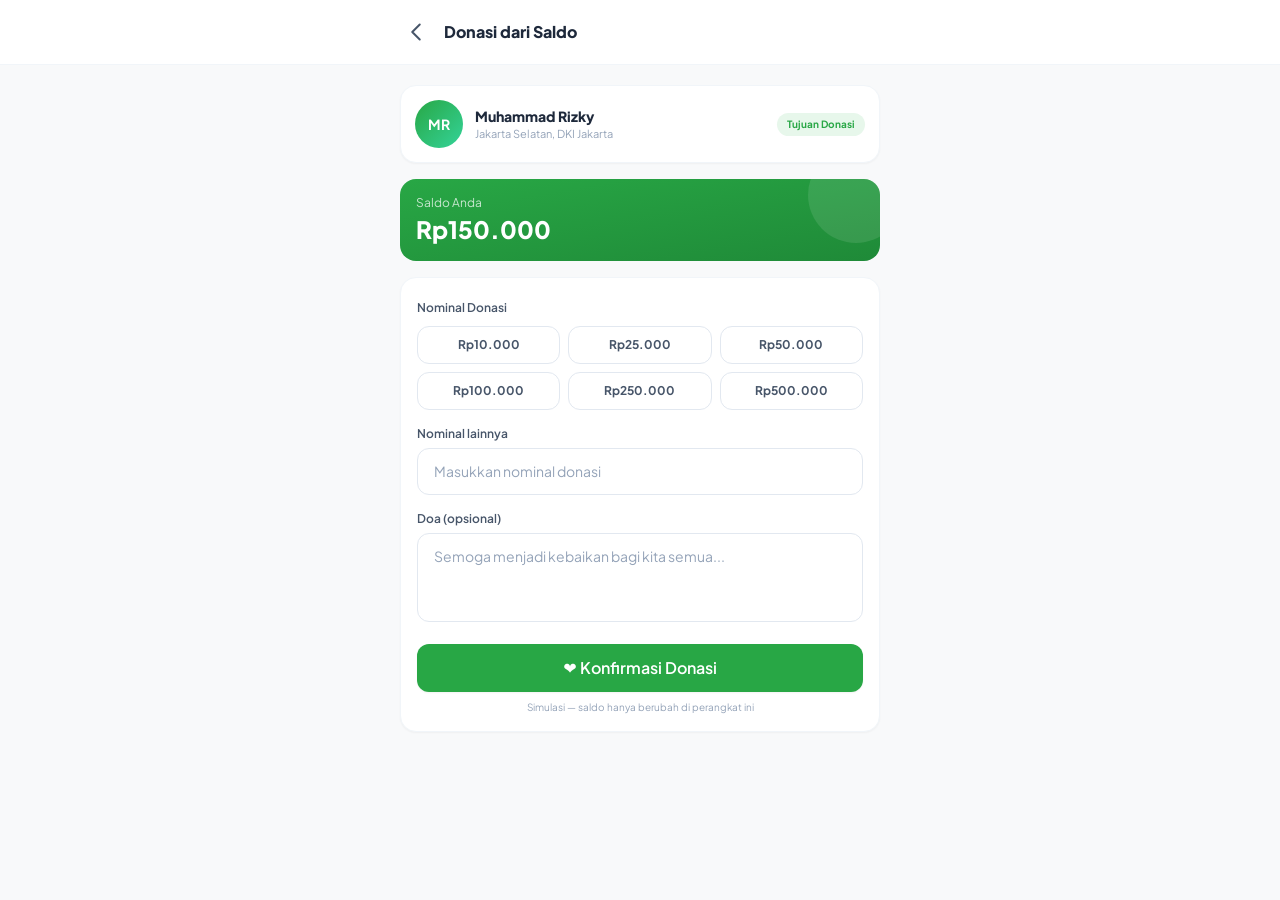
<file: donasi-saldo.html>
<!DOCTYPE html>
<html lang="id">
<head>
  <meta charset="UTF-8" />
  <meta name="viewport" content="width=device-width, initial-scale=1.0" />
  <title>Donasi Saldo — Smart Yatim</title>
  <link rel="icon" href="assets/images/logo.svg" type="image/svg+xml" />
  <link rel="preconnect" href="https://fonts.googleapis.com" />
  <link rel="preconnect" href="https://fonts.gstatic.com" crossorigin />
  <link href="https://fonts.googleapis.com/css2?family=Plus+Jakarta+Sans:wght@400;500;600;700;800&display=swap" rel="stylesheet" />
  <link rel="stylesheet" href="css/style.css" />
  <script src="assets/tailwind.js"></script>
  <script src="js/theme.js"></script>
</head>
<body class="pb-10">
  <!-- Header -->
  <header class="sticky top-0 z-40 border-b border-slate-100 bg-white/90 backdrop-blur">
    <div class="mx-auto flex h-16 max-w-lg items-center gap-2 px-4">
      <button onclick="kembali()" aria-label="Kembali" class="-ml-1 rounded-xl p-2 text-slate-600 hover:bg-slate-100">
        <svg class="h-6 w-6" fill="none" viewBox="0 0 24 24" stroke="currentColor" stroke-width="2"><path stroke-linecap="round" stroke-linejoin="round" d="M15.75 19.5L8.25 12l7.5-7.5"/></svg>
      </button>
      <h1 class="text-base font-extrabold text-slate-800">Donasi dari Saldo</h1>
    </div>
  </header>

  <main class="mx-auto max-w-lg space-y-4 px-4 py-5">
    <!-- Anak yang didukung -->
    <section class="card flex items-center gap-3 p-3.5">
      <div id="avatar-anak" class="flex h-12 w-12 shrink-0 items-center justify-center rounded-full text-sm font-bold text-white"></div>
      <div class="min-w-0 flex-1">
        <p class="truncate text-sm font-extrabold text-slate-800" id="nama-anak"></p>
        <p class="truncate text-[11px] text-slate-400" id="lokasi-anak"></p>
      </div>
      <span class="rounded-full bg-brand-green-light px-2.5 py-1 text-[10px] font-bold text-brand-green">Tujuan Donasi</span>
    </section>

    <!-- Info saldo -->
    <section class="relative overflow-hidden rounded-2xl bg-gradient-to-br from-brand-green to-brand-green-dark p-4 text-white">
      <div class="absolute -right-6 -top-8 h-24 w-24 rounded-full bg-white/10"></div>
      <p class="relative text-xs text-white/75">Saldo Anda</p>
      <p class="relative mt-0.5 text-2xl font-extrabold" id="saldo-saat-ini"></p>
    </section>

    <!-- Input nominal -->
    <section class="card p-4">
      <label class="text-xs font-semibold text-slate-600">Nominal Donasi</label>
      <div class="mt-2 grid grid-cols-3 gap-2">
        <button class="chip-nominal rounded-xl border border-slate-200 py-2.5 text-xs font-bold text-slate-600 hover:border-brand-green" data-nominal="10000">Rp10.000</button>
        <button class="chip-nominal rounded-xl border border-slate-200 py-2.5 text-xs font-bold text-slate-600 hover:border-brand-green" data-nominal="25000">Rp25.000</button>
        <button class="chip-nominal rounded-xl border border-slate-200 py-2.5 text-xs font-bold text-slate-600 hover:border-brand-green" data-nominal="50000">Rp50.000</button>
        <button class="chip-nominal rounded-xl border border-slate-200 py-2.5 text-xs font-bold text-slate-600 hover:border-brand-green" data-nominal="100000">Rp100.000</button>
        <button class="chip-nominal rounded-xl border border-slate-200 py-2.5 text-xs font-bold text-slate-600 hover:border-brand-green" data-nominal="250000">Rp250.000</button>
        <button class="chip-nominal rounded-xl border border-slate-200 py-2.5 text-xs font-bold text-slate-600 hover:border-brand-green" data-nominal="500000">Rp500.000</button>
      </div>

      <label for="nominal" class="mb-1.5 mt-4 block text-xs font-semibold text-slate-600">Nominal lainnya</label>
      <input id="nominal" type="number" min="1000" class="input" placeholder="Masukkan nominal donasi" />

      <label for="doa" class="mb-1.5 mt-4 block text-xs font-semibold text-slate-600">Doa (opsional)</label>
      <textarea id="doa" rows="3" class="input resize-none" placeholder="Semoga menjadi kebaikan bagi kita semua..."></textarea>

      <button id="btn-konfirmasi" class="btn btn-primary mt-4 w-full py-3 text-base">
        ❤ Konfirmasi Donasi
      </button>
      <p class="mt-2 text-center text-[10px] text-slate-400">Simulasi — saldo hanya berubah di perangkat ini</p>
    </section>
  </main>

  <script src="js/data.js"></script>
  <script src="js/store.js"></script>
  <script src="js/ui.js"></script>
  <script>
    const params = new URLSearchParams(location.search);
    const anak = DATA_ANAK.find((a) => a.id === params.get("id")) || DATA_ANAK[0];
    let nominalTerpilih = 0;

    function kembali() {
      if (history.length > 1) history.back();
      else window.location.href = `detail-anak.html?id=${anak.id}`;
    }

    function render() {
      document.getElementById("avatar-anak").outerHTML = UI.avatarHtml(anak.nama, anak.jenis, "h-12 w-12 text-sm").replace('class="h-12 w-12 text-sm"', 'id="avatar-anak" class="h-12 w-12 shrink-0 text-sm"');
      document.getElementById("nama-anak").textContent = anak.nama;
      document.getElementById("lokasi-anak").textContent = `${anak.kota}, ${anak.provinsi}`;
      document.getElementById("saldo-saat-ini").textContent = UI.formatRupiah(Store.getSaldo());
    }
    render();

    document.querySelectorAll(".chip-nominal").forEach((chip) =>
      chip.addEventListener("click", () => {
        nominalTerpilih = Number(chip.dataset.nominal);
        document.getElementById("nominal").value = "";
        document.querySelectorAll(".chip-nominal").forEach((c) => {
          c.classList.remove("border-brand-green", "bg-brand-green-light", "text-brand-green");
          c.classList.add("border-slate-200");
        });
        chip.classList.add("border-brand-green", "bg-brand-green-light", "text-brand-green");
        chip.classList.remove("border-slate-200");
      })
    );

    document.getElementById("nominal").addEventListener("input", (e) => {
      nominalTerpilih = Number(e.target.value || 0);
      document.querySelectorAll(".chip-nominal").forEach((c) => {
        c.classList.remove("border-brand-green", "bg-brand-green-light", "text-brand-green");
        c.classList.add("border-slate-200");
      });
    });

    document.getElementById("btn-konfirmasi").addEventListener("click", () => {
      const nominal = nominalTerpilih || Number(document.getElementById("nominal").value || 0);
      if (!nominal || nominal < 1000) {
        UI.toast("Masukkan nominal minimal Rp1.000", "error");
        return;
      }
      if (nominal > Store.getSaldo()) {
        UI.toast(`Saldo tidak mencukupi. Saldo Anda ${UI.formatRupiah(Store.getSaldo())}`, "error");
        return;
      }

      const doa = document.getElementById("doa").value.trim();
      Store.kurangiSaldo(nominal);
      Store.tambahDonasiAnak(anak.id, nominal);
      Store.dukungAnak(anak.id, "Donatur");
      Store.tambahRiwayat({
        jenis: "Donasi Saldo",
        keterangan: `Donasi untuk ${anak.nama}${doa ? ` — "${doa}"` : ""}`,
        nominal,
        status: "Berhasil",
      });
      UI.toast(`Donasi ${UI.formatRupiah(nominal)} untuk ${anak.nama} tersalurkan 💚`, "sukses");
      setTimeout(() => (window.location.href = "beranda.html"), 1200);
    });
  </script>
</body>
</html>
</file>
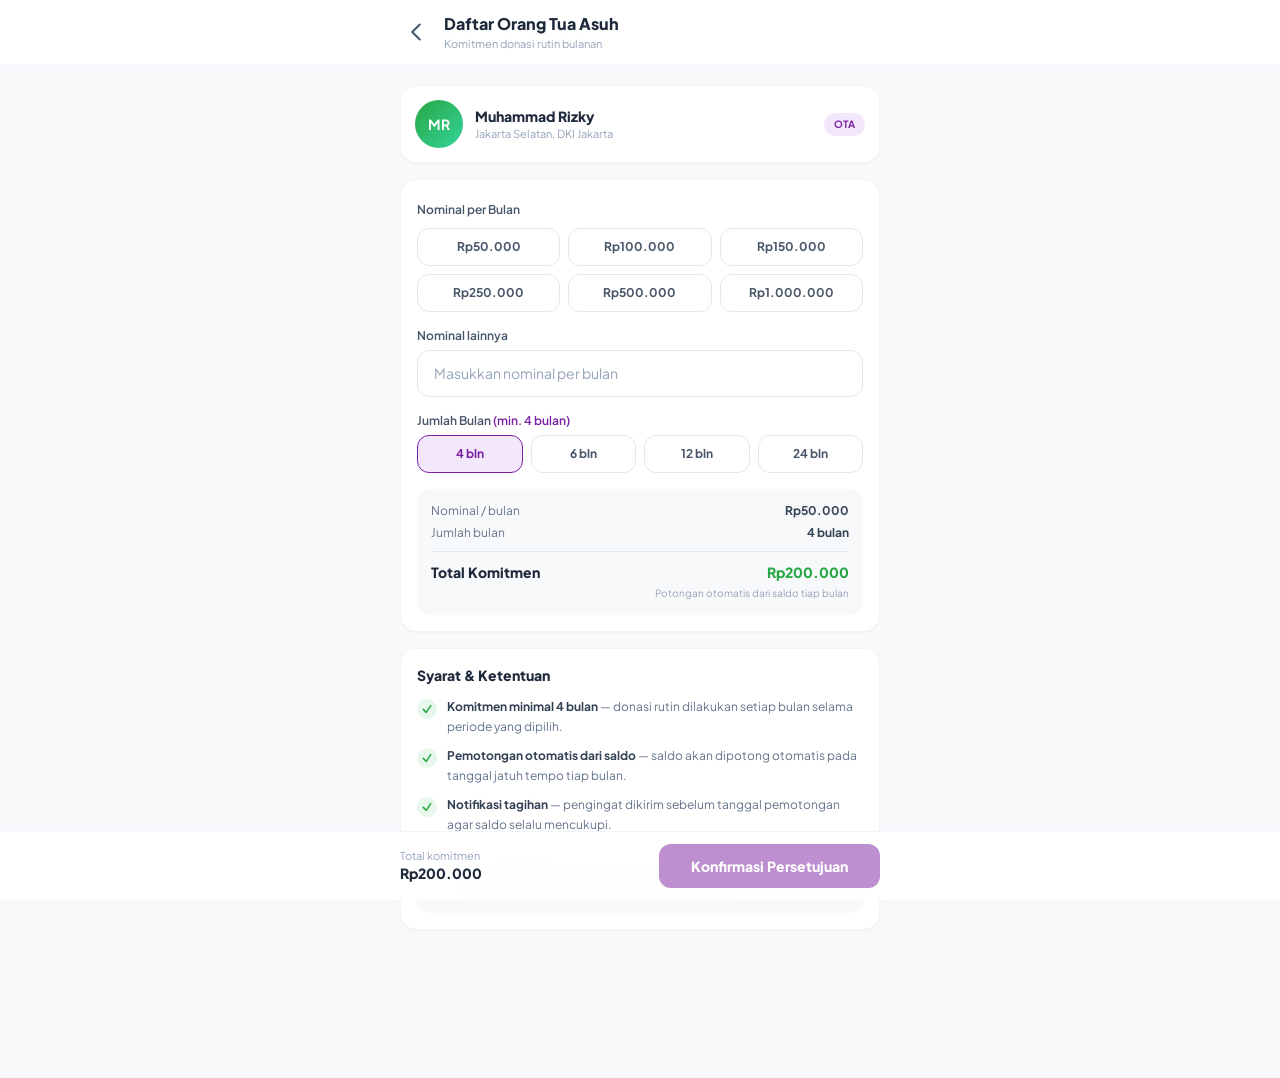
<file: form-ota.html>
<!DOCTYPE html>
<html lang="id">
<head>
  <meta charset="UTF-8" />
  <meta name="viewport" content="width=device-width, initial-scale=1.0" />
  <title>Daftar Orang Tua Asuh — Smart Yatim</title>
  <link rel="icon" href="assets/images/logo.svg" type="image/svg+xml" />
  <link rel="preconnect" href="https://fonts.googleapis.com" />
  <link rel="preconnect" href="https://fonts.gstatic.com" crossorigin />
  <link href="https://fonts.googleapis.com/css2?family=Plus+Jakarta+Sans:wght@400;500;600;700;800&display=swap" rel="stylesheet" />
  <link rel="stylesheet" href="css/style.css" />
  <script src="assets/tailwind.js"></script>
  <script src="js/theme.js"></script>
</head>
<body class="pb-32">
  <!-- Header -->
  <header class="sticky top-0 z-40 border-b border-slate-100 bg-white/90 backdrop-blur">
    <div class="mx-auto flex h-16 max-w-lg items-center gap-2 px-4">
      <button onclick="kembali()" aria-label="Kembali" class="-ml-1 rounded-xl p-2 text-slate-600 hover:bg-slate-100">
        <svg class="h-6 w-6" fill="none" viewBox="0 0 24 24" stroke="currentColor" stroke-width="2"><path stroke-linecap="round" stroke-linejoin="round" d="M15.75 19.5L8.25 12l7.5-7.5"/></svg>
      </button>
      <div>
        <h1 class="text-base font-extrabold text-slate-800">Daftar Orang Tua Asuh</h1>
        <p class="text-[11px] text-slate-400">Komitmen donasi rutin bulanan</p>
      </div>
    </div>
  </header>

  <main class="mx-auto max-w-lg space-y-4 px-4 py-5">
    <!-- Anak yang didukung -->
    <section class="card flex items-center gap-3 p-3.5">
      <div id="avatar-anak" class="flex h-12 w-12 shrink-0 items-center justify-center rounded-full text-sm font-bold text-white"></div>
      <div class="min-w-0 flex-1">
        <p class="truncate text-sm font-extrabold text-slate-800" id="nama-anak"></p>
        <p class="truncate text-[11px] text-slate-400" id="lokasi-anak"></p>
      </div>
      <span class="rounded-full bg-brand-purple-light px-2.5 py-1 text-[10px] font-bold text-brand-purple">OTA</span>
    </section>

    <!-- Nominal per bulan -->
    <section class="card p-4">
      <label class="text-xs font-semibold text-slate-600">Nominal per Bulan</label>
      <div class="mt-2 grid grid-cols-3 gap-2">
        <button class="chip-nominal rounded-xl border border-slate-200 py-2.5 text-xs font-bold text-slate-600 hover:border-brand-green" data-nominal="50000">Rp50.000</button>
        <button class="chip-nominal rounded-xl border border-slate-200 py-2.5 text-xs font-bold text-slate-600 hover:border-brand-green" data-nominal="100000">Rp100.000</button>
        <button class="chip-nominal rounded-xl border border-slate-200 py-2.5 text-xs font-bold text-slate-600 hover:border-brand-green" data-nominal="150000">Rp150.000</button>
        <button class="chip-nominal rounded-xl border border-slate-200 py-2.5 text-xs font-bold text-slate-600 hover:border-brand-green" data-nominal="250000">Rp250.000</button>
        <button class="chip-nominal rounded-xl border border-slate-200 py-2.5 text-xs font-bold text-slate-600 hover:border-brand-green" data-nominal="500000">Rp500.000</button>
        <button class="chip-nominal rounded-xl border border-slate-200 py-2.5 text-xs font-bold text-slate-600 hover:border-brand-green" data-nominal="1000000">Rp1.000.000</button>
      </div>

      <label for="nominal" class="mb-1.5 mt-4 block text-xs font-semibold text-slate-600">Nominal lainnya</label>
      <input id="nominal" type="number" min="50000" class="input" placeholder="Masukkan nominal per bulan" />

      <label class="mb-1.5 mt-4 block text-xs font-semibold text-slate-600">Jumlah Bulan <span class="text-brand-purple">(min. 4 bulan)</span></label>
      <div class="grid grid-cols-4 gap-2">
        <button class="chip-bulan rounded-xl border border-brand-purple bg-brand-purple-light py-2.5 text-xs font-bold text-brand-purple" data-bulan="4">4 bln</button>
        <button class="chip-bulan rounded-xl border border-slate-200 py-2.5 text-xs font-bold text-slate-600 hover:border-brand-purple" data-bulan="6">6 bln</button>
        <button class="chip-bulan rounded-xl border border-slate-200 py-2.5 text-xs font-bold text-slate-600 hover:border-brand-purple" data-bulan="12">12 bln</button>
        <button class="chip-bulan rounded-xl border border-slate-200 py-2.5 text-xs font-bold text-slate-600 hover:border-brand-purple" data-bulan="24">24 bln</button>
      </div>

      <!-- Ringkasan -->
      <div class="mt-4 rounded-xl bg-brand-gray p-3.5">
        <div class="flex justify-between text-xs text-slate-500">
          <span>Nominal / bulan</span>
          <span id="ringkas-nominal" class="font-bold text-slate-700">Rp0</span>
        </div>
        <div class="mt-1.5 flex justify-between text-xs text-slate-500">
          <span>Jumlah bulan</span>
          <span id="ringkas-bulan" class="font-bold text-slate-700">4 bulan</span>
        </div>
        <div class="mt-2.5 flex justify-between border-t border-slate-200 pt-2.5 text-sm">
          <span class="font-extrabold text-slate-800">Total Komitmen</span>
          <span id="ringkas-total" class="font-extrabold text-brand-green">Rp0</span>
        </div>
        <p class="mt-1 text-right text-[10px] text-slate-400">Potongan otomatis dari saldo tiap bulan</p>
      </div>
    </section>

    <!-- Syarat & Ketentuan -->
    <section class="card p-4">
      <h3 class="text-sm font-extrabold text-slate-800">Syarat &amp; Ketentuan</h3>
      <ul class="mt-3 space-y-2.5 text-xs leading-relaxed text-slate-500">
        <li class="flex gap-2.5">
          <span class="mt-0.5 flex h-5 w-5 shrink-0 items-center justify-center rounded-full bg-brand-green-light text-brand-green">
            <svg class="h-3 w-3" fill="none" viewBox="0 0 24 24" stroke="currentColor" stroke-width="3"><path stroke-linecap="round" stroke-linejoin="round" d="M4.5 12.75l6 6 9-13.5"/></svg>
          </span>
          <span><b class="text-slate-700">Komitmen minimal 4 bulan</b> — donasi rutin dilakukan setiap bulan selama periode yang dipilih.</span>
        </li>
        <li class="flex gap-2.5">
          <span class="mt-0.5 flex h-5 w-5 shrink-0 items-center justify-center rounded-full bg-brand-green-light text-brand-green">
            <svg class="h-3 w-3" fill="none" viewBox="0 0 24 24" stroke="currentColor" stroke-width="3"><path stroke-linecap="round" stroke-linejoin="round" d="M4.5 12.75l6 6 9-13.5"/></svg>
          </span>
          <span><b class="text-slate-700">Pemotongan otomatis dari saldo</b> — saldo akan dipotong otomatis pada tanggal jatuh tempo tiap bulan.</span>
        </li>
        <li class="flex gap-2.5">
          <span class="mt-0.5 flex h-5 w-5 shrink-0 items-center justify-center rounded-full bg-brand-green-light text-brand-green">
            <svg class="h-3 w-3" fill="none" viewBox="0 0 24 24" stroke="currentColor" stroke-width="3"><path stroke-linecap="round" stroke-linejoin="round" d="M4.5 12.75l6 6 9-13.5"/></svg>
          </span>
          <span><b class="text-slate-700">Notifikasi tagihan</b> — pengingat dikirim sebelum tanggal pemotongan agar saldo selalu mencukupi.</span>
        </li>
      </ul>

      <label class="mt-4 flex cursor-pointer items-start gap-3 rounded-xl bg-brand-gray p-3">
        <input id="setuju" type="checkbox" class="mt-0.5 h-4 w-4 shrink-0 accent-[#28A745]" />
        <span class="text-xs leading-relaxed text-slate-600">
          Saya <b>menyetujui</b> Syarat &amp; Ketentuan di atas dan berkomitmen mendampingi anak asuh sebagai Orang Tua Asuh.
        </span>
      </label>
    </section>
  </main>

  <!-- Aksi sticky -->
  <div class="fixed inset-x-0 bottom-0 z-40 border-t border-slate-100 bg-white/95 backdrop-blur">
    <div class="mx-auto flex max-w-lg items-center gap-3 px-4 py-3">
      <div class="flex-1">
        <p class="text-[11px] leading-tight text-slate-400">Total komitmen</p>
        <p id="total-bawah" class="text-sm font-extrabold text-slate-800">Rp0</p>
      </div>
      <button id="btn-konfirmasi" disabled class="btn btn-purple px-8 py-3 text-sm font-extrabold">
        Konfirmasi Persetujuan
      </button>
    </div>
  </div>

  <script src="js/data.js"></script>
  <script src="js/store.js"></script>
  <script src="js/ui.js"></script>
  <script>
    const params = new URLSearchParams(location.search);
    const anak = DATA_ANAK.find((a) => a.id === params.get("id")) || DATA_ANAK[0];
    let nominal = 50000;
    let bulan = 4;

    function kembali() {
      if (history.length > 1) history.back();
      else window.location.href = `detail-anak.html?id=${anak.id}`;
    }

    function renderAnak() {
      document.getElementById("avatar-anak").outerHTML = UI.avatarHtml(anak.nama, anak.jenis, "h-12 w-12 text-sm").replace('class="h-12 w-12 text-sm"', 'id="avatar-anak" class="h-12 w-12 shrink-0 text-sm"');
      document.getElementById("nama-anak").textContent = anak.nama;
      document.getElementById("lokasi-anak").textContent = `${anak.kota}, ${anak.provinsi}`;
    }
    renderAnak();

    function renderRingkasan() {
      const total = nominal * bulan;
      document.getElementById("ringkas-nominal").textContent = UI.formatRupiah(nominal);
      document.getElementById("ringkas-bulan").textContent = bulan + " bulan";
      document.getElementById("ringkas-total").textContent = UI.formatRupiah(total);
      document.getElementById("total-bawah").textContent = UI.formatRupiah(total);
    }

    function cekTombol() {
      const setuju = document.getElementById("setuju").checked;
      document.getElementById("btn-konfirmasi").disabled = !(setuju && nominal >= 50000 && bulan >= 4);
    }
    renderRingkasan();
    cekTombol();

    document.querySelectorAll(".chip-nominal").forEach((chip) =>
      chip.addEventListener("click", () => {
        nominal = Number(chip.dataset.nominal);
        document.getElementById("nominal").value = "";
        document.querySelectorAll(".chip-nominal").forEach((c) => {
          c.classList.remove("border-brand-green", "bg-brand-green-light", "text-brand-green");
          c.classList.add("border-slate-200");
        });
        chip.classList.add("border-brand-green", "bg-brand-green-light", "text-brand-green");
        chip.classList.remove("border-slate-200");
        renderRingkasan();
        cekTombol();
      })
    );

    document.getElementById("nominal").addEventListener("input", (e) => {
      nominal = Number(e.target.value || 0);
      document.querySelectorAll(".chip-nominal").forEach((c) => {
        c.classList.remove("border-brand-green", "bg-brand-green-light", "text-brand-green");
        c.classList.add("border-slate-200");
      });
      renderRingkasan();
      cekTombol();
    });

    document.querySelectorAll(".chip-bulan").forEach((chip) =>
      chip.addEventListener("click", () => {
        bulan = Number(chip.dataset.bulan);
        document.querySelectorAll(".chip-bulan").forEach((c) => {
          c.classList.remove("border-brand-purple", "bg-brand-purple-light", "text-brand-purple");
          c.classList.add("border-slate-200");
        });
        chip.classList.add("border-brand-purple", "bg-brand-purple-light", "text-brand-purple");
        chip.classList.remove("border-slate-200");
        renderRingkasan();
        cekTombol();
      })
    );

    document.getElementById("setuju").addEventListener("change", cekTombol);

    document.getElementById("btn-konfirmasi").addEventListener("click", () => {
      const total = nominal * bulan;
      if (nominal > Store.getSaldo()) {
        UI.toast(`Saldo awal tidak mencukupi. Saldo Anda ${UI.formatRupiah(Store.getSaldo())} — Top Up dulu ya`, "error");
        return;
      }
      Store.kurangiSaldo(nominal);
      Store.tambahDonasiAnak(anak.id, nominal);
      Store.dukungAnak(anak.id, `OTA Aktif (${bulan} bln)`);
      Store.tambahRiwayat({
        jenis: "Komitmen OTA",
        keterangan: `Orang Tua Asuh ${anak.nama} — ${bulan} bulan × ${UI.formatRupiah(nominal)}`,
        nominal: total,
        status: "Aktif",
      });
      UI.toast(`Selamat! Anda menjadi OTA ${anak.nama} selama ${bulan} bulan 💜`, "sukses");
      setTimeout(() => (window.location.href = "anak-asuh-saya.html"), 1400);
    });
  </script>
</body>
</html>
</file>
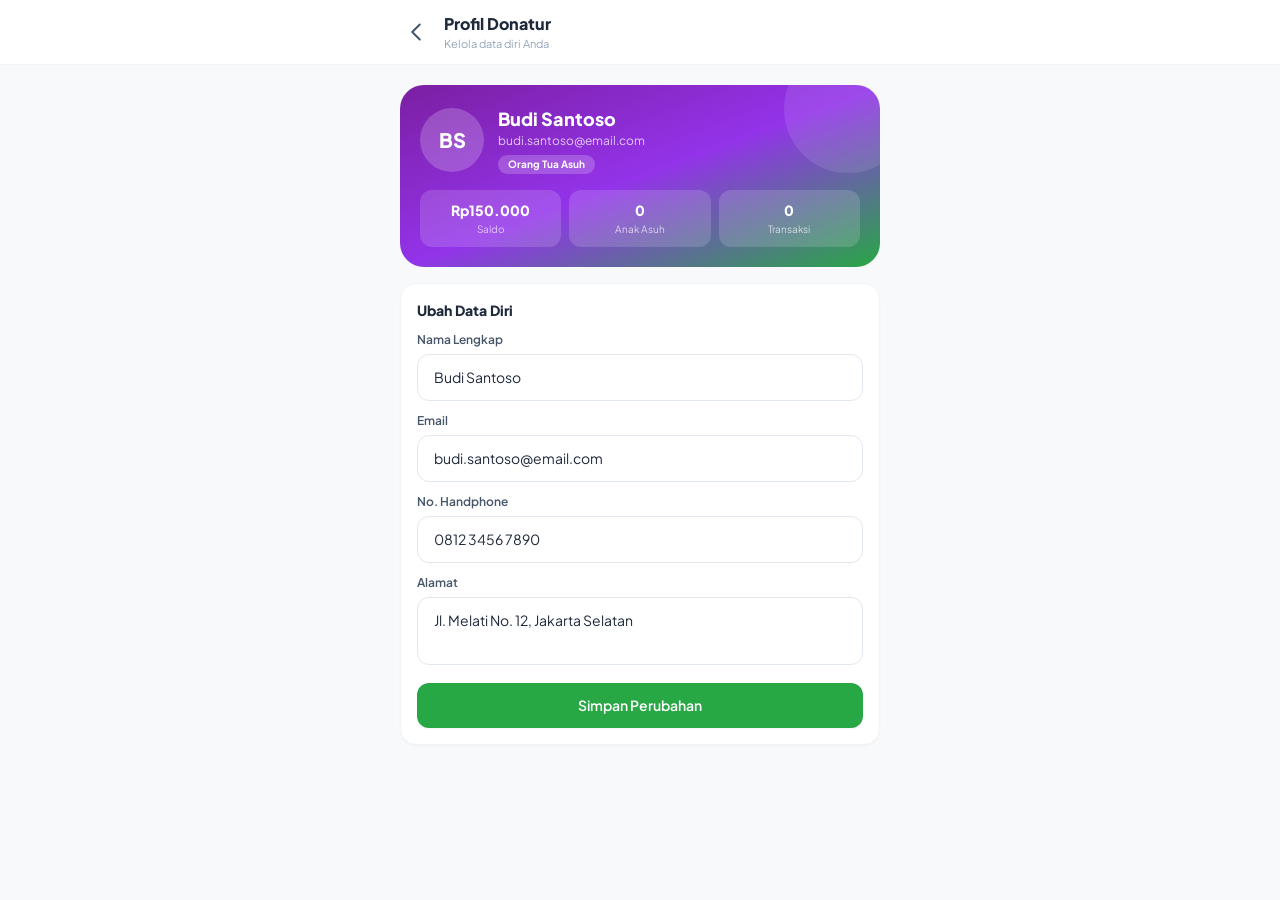
<file: profil.html>
<!DOCTYPE html>
<html lang="id">
<head>
  <meta charset="UTF-8" />
  <meta name="viewport" content="width=device-width, initial-scale=1.0" />
  <title>Profil Donatur — Smart Yatim</title>
  <link rel="icon" href="assets/images/logo.svg" type="image/svg+xml" />
  <link rel="preconnect" href="https://fonts.googleapis.com" />
  <link rel="preconnect" href="https://fonts.gstatic.com" crossorigin />
  <link href="https://fonts.googleapis.com/css2?family=Plus+Jakarta+Sans:wght@400;500;600;700;800&display=swap" rel="stylesheet" />
  <link rel="stylesheet" href="css/style.css" />
  <script src="assets/tailwind.js"></script>
  <script src="js/theme.js"></script>
</head>
<body class="pb-10">
  <header class="sticky top-0 z-40 border-b border-slate-100 bg-white/90 backdrop-blur">
    <div class="mx-auto flex h-16 max-w-lg items-center gap-2 px-4">
      <button onclick="kembali()" aria-label="Kembali" class="-ml-1 rounded-xl p-2 text-slate-600 hover:bg-slate-100">
        <svg class="h-6 w-6" fill="none" viewBox="0 0 24 24" stroke="currentColor" stroke-width="2"><path stroke-linecap="round" stroke-linejoin="round" d="M15.75 19.5L8.25 12l7.5-7.5"/></svg>
      </button>
      <div>
        <h1 class="text-base font-extrabold text-slate-800">Profil Donatur</h1>
        <p class="text-[11px] text-slate-400">Kelola data diri Anda</p>
      </div>
    </div>
  </header>

  <main class="mx-auto max-w-lg space-y-4 px-4 py-5">
    <!-- Kartu profil -->
    <section class="relative overflow-hidden rounded-3xl bg-gradient-to-br from-brand-purple via-purple-600 to-brand-green p-5 text-white">
      <div class="absolute -right-8 -top-10 h-32 w-32 rounded-full bg-white/10"></div>
      <div class="relative flex items-center gap-3.5">
        <div id="avatar-profil" class="flex h-16 w-16 shrink-0 items-center justify-center rounded-full bg-white/20 text-xl font-extrabold"></div>
        <div class="min-w-0">
          <p id="nama-profil" class="truncate text-lg font-extrabold"></p>
          <p id="email-profil" class="truncate text-xs text-white/75"></p>
          <span class="mt-1.5 inline-block rounded-full bg-white/20 px-2.5 py-0.5 text-[10px] font-bold">Orang Tua Asuh</span>
        </div>
      </div>
      <div class="relative mt-4 grid grid-cols-3 gap-2 text-center">
        <div class="rounded-xl bg-white/15 p-2.5">
          <p id="stat-saldo" class="text-sm font-extrabold"></p>
          <p class="mt-0.5 text-[10px] text-white/70">Saldo</p>
        </div>
        <div class="rounded-xl bg-white/15 p-2.5">
          <p id="stat-anak" class="text-sm font-extrabold"></p>
          <p class="mt-0.5 text-[10px] text-white/70">Anak Asuh</p>
        </div>
        <div class="rounded-xl bg-white/15 p-2.5">
          <p id="stat-transaksi" class="text-sm font-extrabold"></p>
          <p class="mt-0.5 text-[10px] text-white/70">Transaksi</p>
        </div>
      </div>
    </section>

    <!-- Form edit -->
    <section class="card p-4">
      <h3 class="text-sm font-extrabold text-slate-800">Ubah Data Diri</h3>
      <div class="mt-3 space-y-3">
        <div>
          <label for="in-nama" class="mb-1.5 block text-xs font-semibold text-slate-600">Nama Lengkap</label>
          <input id="in-nama" type="text" class="input" />
        </div>
        <div>
          <label for="in-email" class="mb-1.5 block text-xs font-semibold text-slate-600">Email</label>
          <input id="in-email" type="email" class="input" />
        </div>
        <div>
          <label for="in-hp" class="mb-1.5 block text-xs font-semibold text-slate-600">No. Handphone</label>
          <input id="in-hp" type="tel" class="input" placeholder="08xx xxxx xxxx" />
        </div>
        <div>
          <label for="in-alamat" class="mb-1.5 block text-xs font-semibold text-slate-600">Alamat</label>
          <textarea id="in-alamat" rows="2" class="input resize-none" placeholder="Alamat domisili"></textarea>
        </div>
        <button id="btn-simpan" class="btn btn-primary w-full py-3">Simpan Perubahan</button>
      </div>
    </section>
  </main>

  <script src="js/data.js"></script>
  <script src="js/store.js"></script>
  <script src="js/ui.js"></script>
  <script>
    function kembali() {
      if (history.length > 1) history.back();
      else window.location.href = "beranda.html";
    }

    const defaultProfil = {
      nama: "Budi Santoso",
      email: "budi.santoso@email.com",
      hp: "0812 3456 7890",
      alamat: "Jl. Melati No. 12, Jakarta Selatan",
    };
    let profil = Store.get("profilDonatur", defaultProfil);

    function render() {
      const inisial = profil.nama.split(" ").slice(0, 2).map((w) => w[0]).join("").toUpperCase();
      document.getElementById("avatar-profil").textContent = inisial;
      document.getElementById("nama-profil").textContent = profil.nama;
      document.getElementById("email-profil").textContent = profil.email;
      document.getElementById("stat-saldo").textContent = UI.formatRupiah(Store.getSaldo());
      document.getElementById("stat-anak").textContent = Store.getAnakSaya().length;
      document.getElementById("stat-transaksi").textContent = Store.getRiwayat().length;

      document.getElementById("in-nama").value = profil.nama;
      document.getElementById("in-email").value = profil.email;
      document.getElementById("in-hp").value = profil.hp;
      document.getElementById("in-alamat").value = profil.alamat;
    }
    render();

    document.getElementById("btn-simpan").addEventListener("click", () => {
      const nama = document.getElementById("in-nama").value.trim();
      const email = document.getElementById("in-email").value.trim();
      if (!nama || !email) {
        UI.toast("Nama dan email wajib diisi", "error");
        return;
      }
      profil = {
        nama,
        email,
        hp: document.getElementById("in-hp").value.trim(),
        alamat: document.getElementById("in-alamat").value.trim(),
      };
      Store.set("profilDonatur", profil);
      render();
      UI.toast("Perubahan data diri tersimpan ✅", "sukses");
    });
  </script>
</body>
</html>
</file>
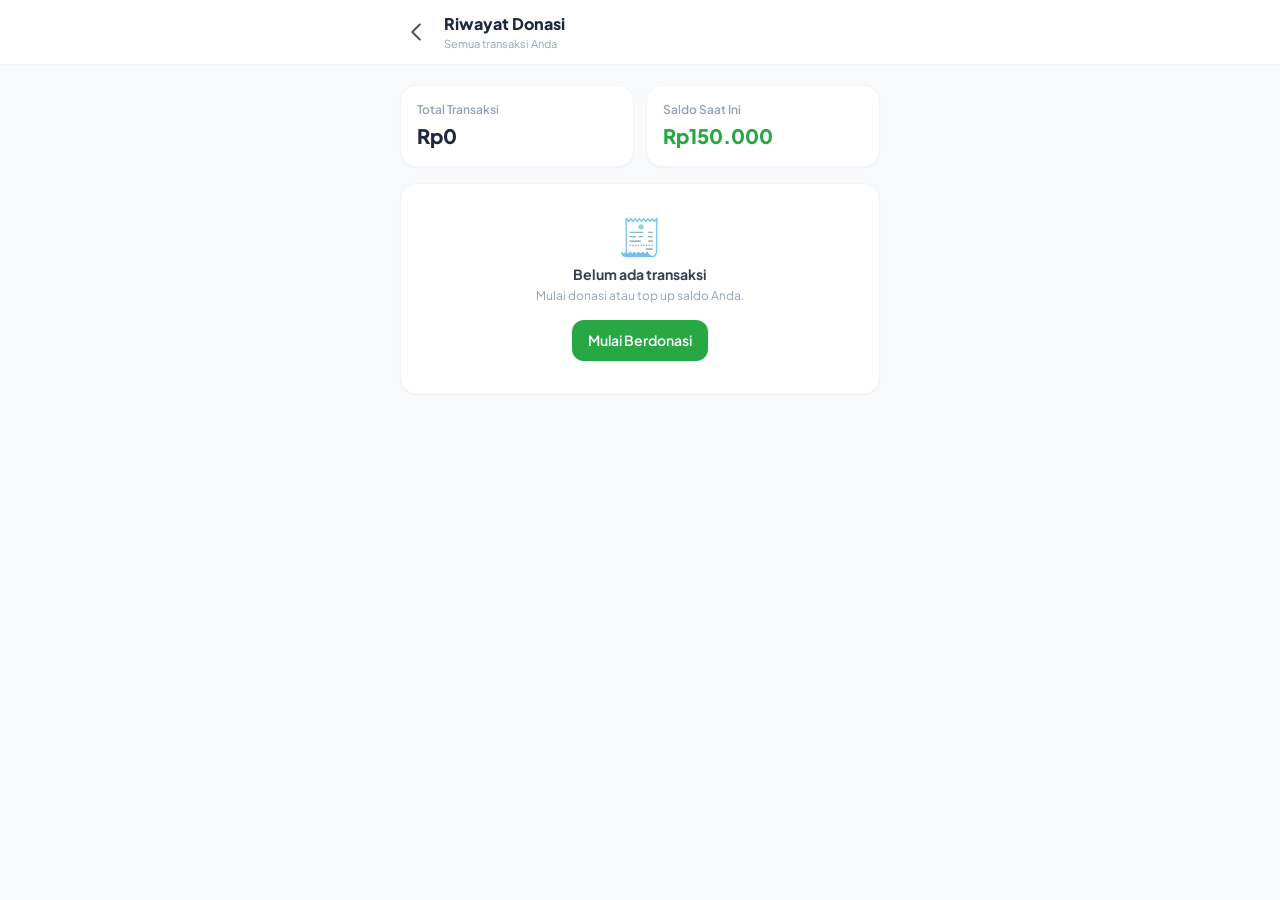
<file: riwayat.html>
<!DOCTYPE html>
<html lang="id">
<head>
  <meta charset="UTF-8" />
  <meta name="viewport" content="width=device-width, initial-scale=1.0" />
  <title>Riwayat Donasi — Smart Yatim</title>
  <link rel="icon" href="assets/images/logo.svg" type="image/svg+xml" />
  <link rel="preconnect" href="https://fonts.googleapis.com" />
  <link rel="preconnect" href="https://fonts.gstatic.com" crossorigin />
  <link href="https://fonts.googleapis.com/css2?family=Plus+Jakarta+Sans:wght@400;500;600;700;800&display=swap" rel="stylesheet" />
  <link rel="stylesheet" href="css/style.css" />
  <script src="assets/tailwind.js"></script>
  <script src="js/theme.js"></script>
</head>
<body class="pb-10">
  <header class="sticky top-0 z-40 border-b border-slate-100 bg-white/90 backdrop-blur">
    <div class="mx-auto flex h-16 max-w-lg items-center gap-2 px-4">
      <button onclick="kembali()" aria-label="Kembali" class="-ml-1 rounded-xl p-2 text-slate-600 hover:bg-slate-100">
        <svg class="h-6 w-6" fill="none" viewBox="0 0 24 24" stroke="currentColor" stroke-width="2"><path stroke-linecap="round" stroke-linejoin="round" d="M15.75 19.5L8.25 12l7.5-7.5"/></svg>
      </button>
      <div>
        <h1 class="text-base font-extrabold text-slate-800">Riwayat Donasi</h1>
        <p class="text-[11px] text-slate-400">Semua transaksi Anda</p>
      </div>
    </div>
  </header>

  <main class="mx-auto max-w-lg px-4 py-5">
    <!-- Ringkasan -->
    <section class="grid grid-cols-2 gap-3">
      <div class="card p-4">
        <p class="text-xs font-semibold text-slate-400">Total Transaksi</p>
        <p id="total-transaksi" class="mt-1 text-xl font-extrabold text-slate-800">Rp0</p>
      </div>
      <div class="card p-4">
        <p class="text-xs font-semibold text-slate-400">Saldo Saat Ini</p>
        <p id="saldo-saat-ini" class="mt-1 text-xl font-extrabold text-brand-green">Rp0</p>
      </div>
    </section>

    <!-- Daftar -->
    <div id="daftar-riwayat" class="mt-4 space-y-3"></div>

    <div id="empty-state" class="card hidden p-8 text-center">
      <div class="text-4xl">🧾</div>
      <p class="mt-2 text-sm font-bold text-slate-700">Belum ada transaksi</p>
      <p class="mt-1 text-xs text-slate-400">Mulai donasi atau top up saldo Anda.</p>
      <a href="catalog.html" class="btn btn-primary mt-4 inline-flex">Mulai Berdonasi</a>
    </div>
  </main>

  <script src="js/data.js"></script>
  <script src="js/store.js"></script>
  <script src="js/ui.js"></script>
  <script>
    function kembali() {
      if (history.length > 1) history.back();
      else window.location.href = "beranda.html";
    }

    const riwayat = Store.getRiwayat();
    document.getElementById("saldo-saat-ini").textContent = UI.formatRupiah(Store.getSaldo());

    const totalKeluar = riwayat
      .filter((r) => r.jenis !== "Top Up")
      .reduce((sum, r) => sum + r.nominal, 0);
    document.getElementById("total-transaksi").textContent = UI.formatRupiah(totalKeluar);

    const ikon = {
      "Top Up": ["⬆", "bg-sky-50 text-sky-600"],
      "Donasi Saldo": ["❤", "bg-brand-green-light text-brand-green"],
      "Komitmen OTA": ["💜", "bg-brand-purple-light text-brand-purple"],
    };
    const warnaStatus = {
      Berhasil: "bg-brand-green-light text-brand-green",
      Aktif: "bg-brand-purple-light text-brand-purple",
    };

    if (riwayat.length === 0) {
      document.getElementById("empty-state").classList.remove("hidden");
    } else {
      document.getElementById("daftar-riwayat").innerHTML = riwayat
        .map((r) => {
          const [i, w] = ikon[r.jenis] || ["•", "bg-slate-100 text-slate-500"];
          return `
        <article class="card flex items-center gap-3 p-3.5">
          <div class="flex h-10 w-10 shrink-0 items-center justify-center rounded-xl ${w} text-base">${i}</div>
          <div class="min-w-0 flex-1">
            <p class="truncate text-sm font-bold text-slate-800">${UI.escapeHtml(r.jenis)}</p>
            <p class="truncate text-[11px] text-slate-400">${UI.escapeHtml(r.keterangan || "")}</p>
            <p class="mt-0.5 text-[10px] text-slate-300">${UI.escapeHtml(r.waktu)}</p>
          </div>
          <div class="text-right">
            <p class="text-sm font-extrabold text-slate-800">${r.jenis === "Top Up" ? "+" : "−"}${UI.formatRupiah(r.nominal)}</p>
            <span class="mt-1 inline-block rounded-full px-2 py-0.5 text-[9px] font-bold ${warnaStatus[r.status] || "bg-slate-100 text-slate-500"}">${UI.escapeHtml(r.status || "")}</span>
          </div>
        </article>`;
        })
        .join("");
    }
  </script>
</body>
</html>
</file>
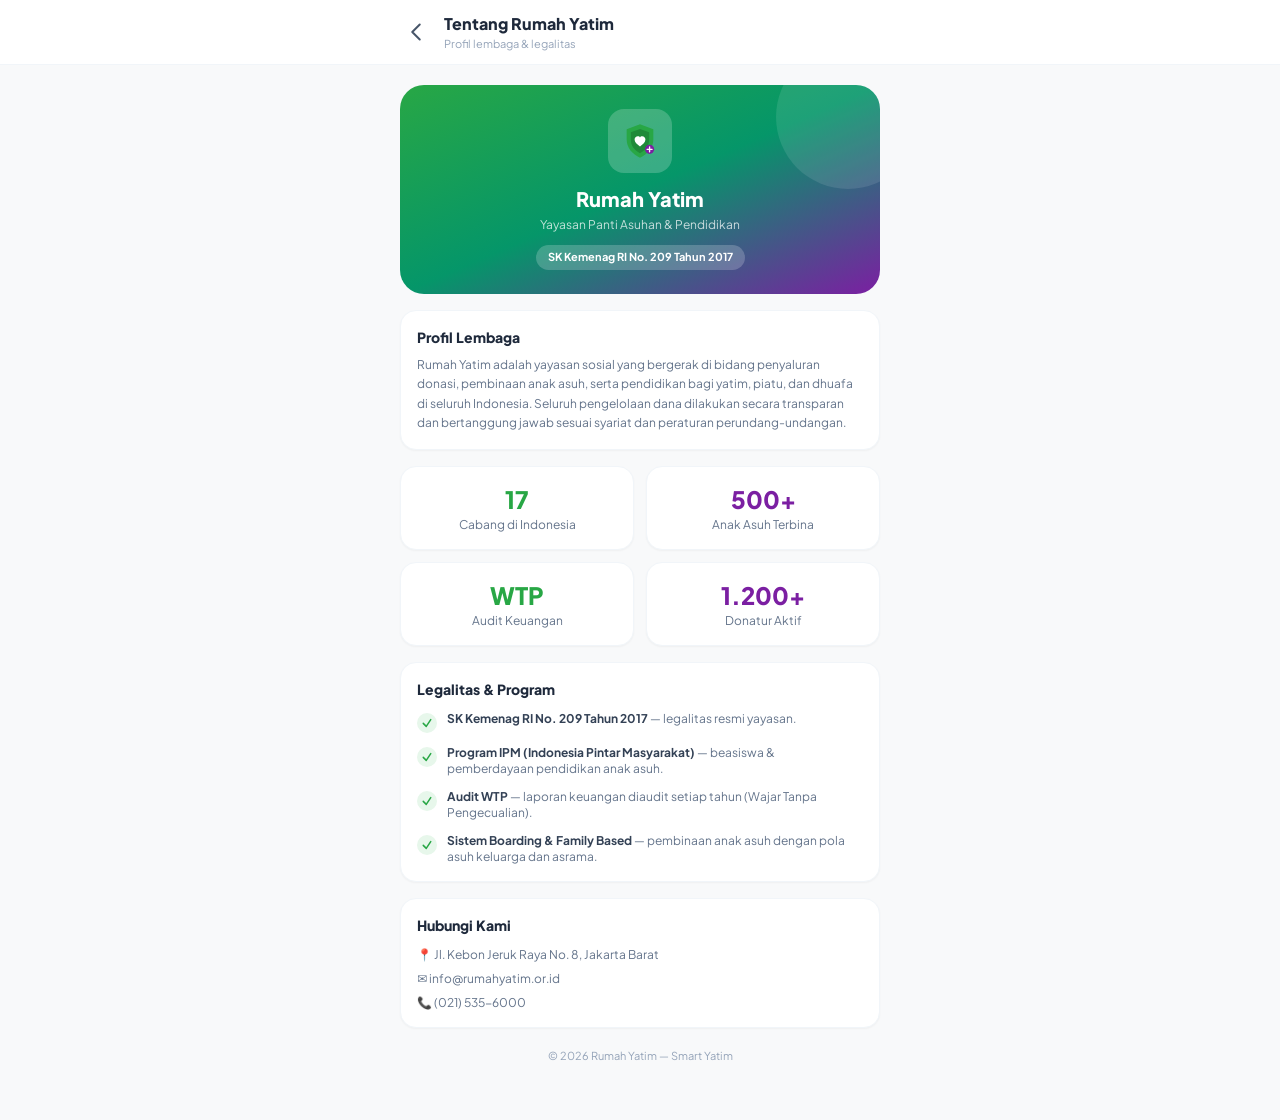
<file: tentang.html>
<!DOCTYPE html>
<html lang="id">
<head>
  <meta charset="UTF-8" />
  <meta name="viewport" content="width=device-width, initial-scale=1.0" />
  <title>Tentang Rumah Yatim — Smart Yatim</title>
  <link rel="icon" href="assets/images/logo.svg" type="image/svg+xml" />
  <link rel="preconnect" href="https://fonts.googleapis.com" />
  <link rel="preconnect" href="https://fonts.gstatic.com" crossorigin />
  <link href="https://fonts.googleapis.com/css2?family=Plus+Jakarta+Sans:wght@400;500;600;700;800&display=swap" rel="stylesheet" />
  <link rel="stylesheet" href="css/style.css" />
  <script src="assets/tailwind.js"></script>
  <script src="js/theme.js"></script>
</head>
<body class="pb-10">
  <header class="sticky top-0 z-40 border-b border-slate-100 bg-white/90 backdrop-blur">
    <div class="mx-auto flex h-16 max-w-lg items-center gap-2 px-4">
      <button onclick="kembali()" aria-label="Kembali" class="-ml-1 rounded-xl p-2 text-slate-600 hover:bg-slate-100">
        <svg class="h-6 w-6" fill="none" viewBox="0 0 24 24" stroke="currentColor" stroke-width="2"><path stroke-linecap="round" stroke-linejoin="round" d="M15.75 19.5L8.25 12l7.5-7.5"/></svg>
      </button>
      <div>
        <h1 class="text-base font-extrabold text-slate-800">Tentang Rumah Yatim</h1>
        <p class="text-[11px] text-slate-400">Profil lembaga & legalitas</p>
      </div>
    </div>
  </header>

  <main class="mx-auto max-w-lg space-y-4 px-4 py-5">
    <!-- Hero -->
    <section class="relative overflow-hidden rounded-3xl bg-gradient-to-br from-brand-green via-emerald-600 to-brand-purple p-6 text-white text-center">
      <div class="absolute -right-10 -top-10 h-36 w-36 rounded-full bg-white/10"></div>
      <img src="assets/images/logo.svg" alt="Logo Rumah Yatim" class="relative mx-auto h-16 w-16 rounded-2xl bg-white/20 p-3" />
      <h2 class="relative mt-3 text-xl font-extrabold">Rumah Yatim</h2>
      <p class="relative mt-1 text-xs text-white/75">Yayasan Panti Asuhan & Pendidikan</p>
      <span class="relative mt-3 inline-block rounded-full bg-white/20 px-3 py-1 text-[11px] font-bold">SK Kemenag RI No. 209 Tahun 2017</span>
    </section>

    <!-- Profil lembaga -->
    <section class="card p-4">
      <h3 class="text-sm font-extrabold text-slate-800">Profil Lembaga</h3>
      <p class="mt-2 text-xs leading-relaxed text-slate-500">
        Rumah Yatim adalah yayasan sosial yang bergerak di bidang penyaluran donasi,
        pembinaan anak asuh, serta pendidikan bagi yatim, piatu, dan dhuafa di
        seluruh Indonesia. Seluruh pengelolaan dana dilakukan secara transparan dan
        bertanggung jawab sesuai syariat dan peraturan perundang-undangan.
      </p>
    </section>

    <!-- Statistik -->
    <section class="grid grid-cols-2 gap-3">
      <div class="card p-4 text-center">
        <p class="text-2xl font-extrabold text-brand-green">17</p>
        <p class="mt-0.5 text-xs text-slate-500">Cabang di Indonesia</p>
      </div>
      <div class="card p-4 text-center">
        <p class="text-2xl font-extrabold text-brand-purple">500+</p>
        <p class="mt-0.5 text-xs text-slate-500">Anak Asuh Terbina</p>
      </div>
      <div class="card p-4 text-center">
        <p class="text-2xl font-extrabold text-brand-green">WTP</p>
        <p class="mt-0.5 text-xs text-slate-500">Audit Keuangan</p>
      </div>
      <div class="card p-4 text-center">
        <p class="text-2xl font-extrabold text-brand-purple">1.200+</p>
        <p class="mt-0.5 text-xs text-slate-500">Donatur Aktif</p>
      </div>
    </section>

    <!-- Legalitas & Program -->
    <section class="card p-4">
      <h3 class="text-sm font-extrabold text-slate-800">Legalitas &amp; Program</h3>
      <ul class="mt-3 space-y-3 text-xs text-slate-500">
        <li class="flex gap-2.5">
          <span class="mt-0.5 flex h-5 w-5 shrink-0 items-center justify-center rounded-full bg-brand-green-light text-brand-green">
            <svg class="h-3 w-3" fill="none" viewBox="0 0 24 24" stroke="currentColor" stroke-width="3"><path stroke-linecap="round" stroke-linejoin="round" d="M4.5 12.75l6 6 9-13.5"/></svg>
          </span>
          <span><b class="text-slate-700">SK Kemenag RI No. 209 Tahun 2017</b> — legalitas resmi yayasan.</span>
        </li>
        <li class="flex gap-2.5">
          <span class="mt-0.5 flex h-5 w-5 shrink-0 items-center justify-center rounded-full bg-brand-green-light text-brand-green">
            <svg class="h-3 w-3" fill="none" viewBox="0 0 24 24" stroke="currentColor" stroke-width="3"><path stroke-linecap="round" stroke-linejoin="round" d="M4.5 12.75l6 6 9-13.5"/></svg>
          </span>
          <span><b class="text-slate-700">Program IPM (Indonesia Pintar Masyarakat)</b> — beasiswa & pemberdayaan pendidikan anak asuh.</span>
        </li>
        <li class="flex gap-2.5">
          <span class="mt-0.5 flex h-5 w-5 shrink-0 items-center justify-center rounded-full bg-brand-green-light text-brand-green">
            <svg class="h-3 w-3" fill="none" viewBox="0 0 24 24" stroke="currentColor" stroke-width="3"><path stroke-linecap="round" stroke-linejoin="round" d="M4.5 12.75l6 6 9-13.5"/></svg>
          </span>
          <span><b class="text-slate-700">Audit WTP</b> — laporan keuangan diaudit setiap tahun (Wajar Tanpa Pengecualian).</span>
        </li>
        <li class="flex gap-2.5">
          <span class="mt-0.5 flex h-5 w-5 shrink-0 items-center justify-center rounded-full bg-brand-green-light text-brand-green">
            <svg class="h-3 w-3" fill="none" viewBox="0 0 24 24" stroke="currentColor" stroke-width="3"><path stroke-linecap="round" stroke-linejoin="round" d="M4.5 12.75l6 6 9-13.5"/></svg>
          </span>
          <span><b class="text-slate-700">Sistem Boarding &amp; Family Based</b> — pembinaan anak asuh dengan pola asuh keluarga dan asrama.</span>
        </li>
      </ul>
    </section>

    <!-- Kontak -->
    <section class="card p-4">
      <h3 class="text-sm font-extrabold text-slate-800">Hubungi Kami</h3>
      <div class="mt-3 space-y-2 text-xs text-slate-500">
        <p class="flex items-center gap-2">📍 Jl. Kebon Jeruk Raya No. 8, Jakarta Barat</p>
        <p class="flex items-center gap-2">✉ info@rumahyatim.or.id</p>
        <p class="flex items-center gap-2">📞 (021) 535-6000</p>
      </div>
    </section>
  </main>

  <footer class="mx-auto max-w-lg px-4 pb-4 text-center text-[11px] text-slate-400">
    © 2026 Rumah Yatim — Smart Yatim
  </footer>

  <script src="js/data.js"></script>
  <script src="js/store.js"></script>
  <script src="js/ui.js"></script>
  <script>
    function kembali() {
      if (history.length > 1) history.back();
      else window.location.href = "beranda.html";
    }
  </script>
</body>
</html>
</file>
<file: css/style.css>
/* Komponen Smart Yatim — plain CSS, tanpa build step */

body {
  background: #f8f9fa;
  color: #1e293b;
  font-family: "Plus Jakarta Sans", ui-sans-serif, system-ui, -apple-system,
    "Segoe UI", Roboto, sans-serif;
  -webkit-font-smoothing: antialiased;
  -webkit-tap-highlight-color: transparent;
}

/* Tombol */
.btn {
  display: inline-flex;
  align-items: center;
  justify-content: center;
  gap: 0.5rem;
  border: none;
  border-radius: 0.75rem;
  padding: 0.625rem 1rem;
  font-size: 0.875rem;
  font-weight: 600;
  cursor: pointer;
  transition: all 0.15s ease;
}
.btn:active {
  transform: scale(0.98);
}
.btn:disabled {
  opacity: 0.5;
  pointer-events: none;
}
.btn-primary {
  background: #28a745;
  color: #fff;
  box-shadow: 0 1px 2px rgba(0, 0, 0, 0.05);
}
.btn-primary:hover {
  background: #1f8a38;
}
.btn-purple {
  background: #7b1fa2;
  color: #fff;
  box-shadow: 0 1px 2px rgba(0, 0, 0, 0.05);
}
.btn-purple:hover {
  background: #611886;
}
.btn-outline {
  border: 1px solid #e2e8f0;
  background: #fff;
  color: #334155;
}
.btn-outline:hover {
  border-color: #28a745;
  color: #28a745;
}
.btn-ghost {
  color: #475569;
}
.btn-ghost:hover {
  background: #f1f5f9;
}

/* Kartu & form */
.card {
  border-radius: 1rem;
  border: 1px solid #f1f5f9;
  background: #fff;
  box-shadow: 0 1px 2px rgba(0, 0, 0, 0.04);
}
.input {
  width: 100%;
  border-radius: 0.75rem;
  border: 1px solid #e2e8f0;
  background: #fff;
  padding: 0.75rem 1rem;
  font-size: 0.875rem;
  outline: none;
  transition: all 0.15s ease;
}
.input::placeholder {
  color: #94a3b8;
}
.input:focus {
  border-color: #28a745;
  box-shadow: 0 0 0 3px rgba(40, 167, 69, 0.15);
}

/* Progress bar */
.progress-track {
  height: 0.5rem;
  width: 100%;
  overflow: hidden;
  border-radius: 9999px;
  background: #f1f5f9;
}
.progress-fill {
  height: 100%;
  border-radius: 9999px;
  background: linear-gradient(to right, #28a745, #34d399);
  transition: width 0.7s ease;
}
</file>
